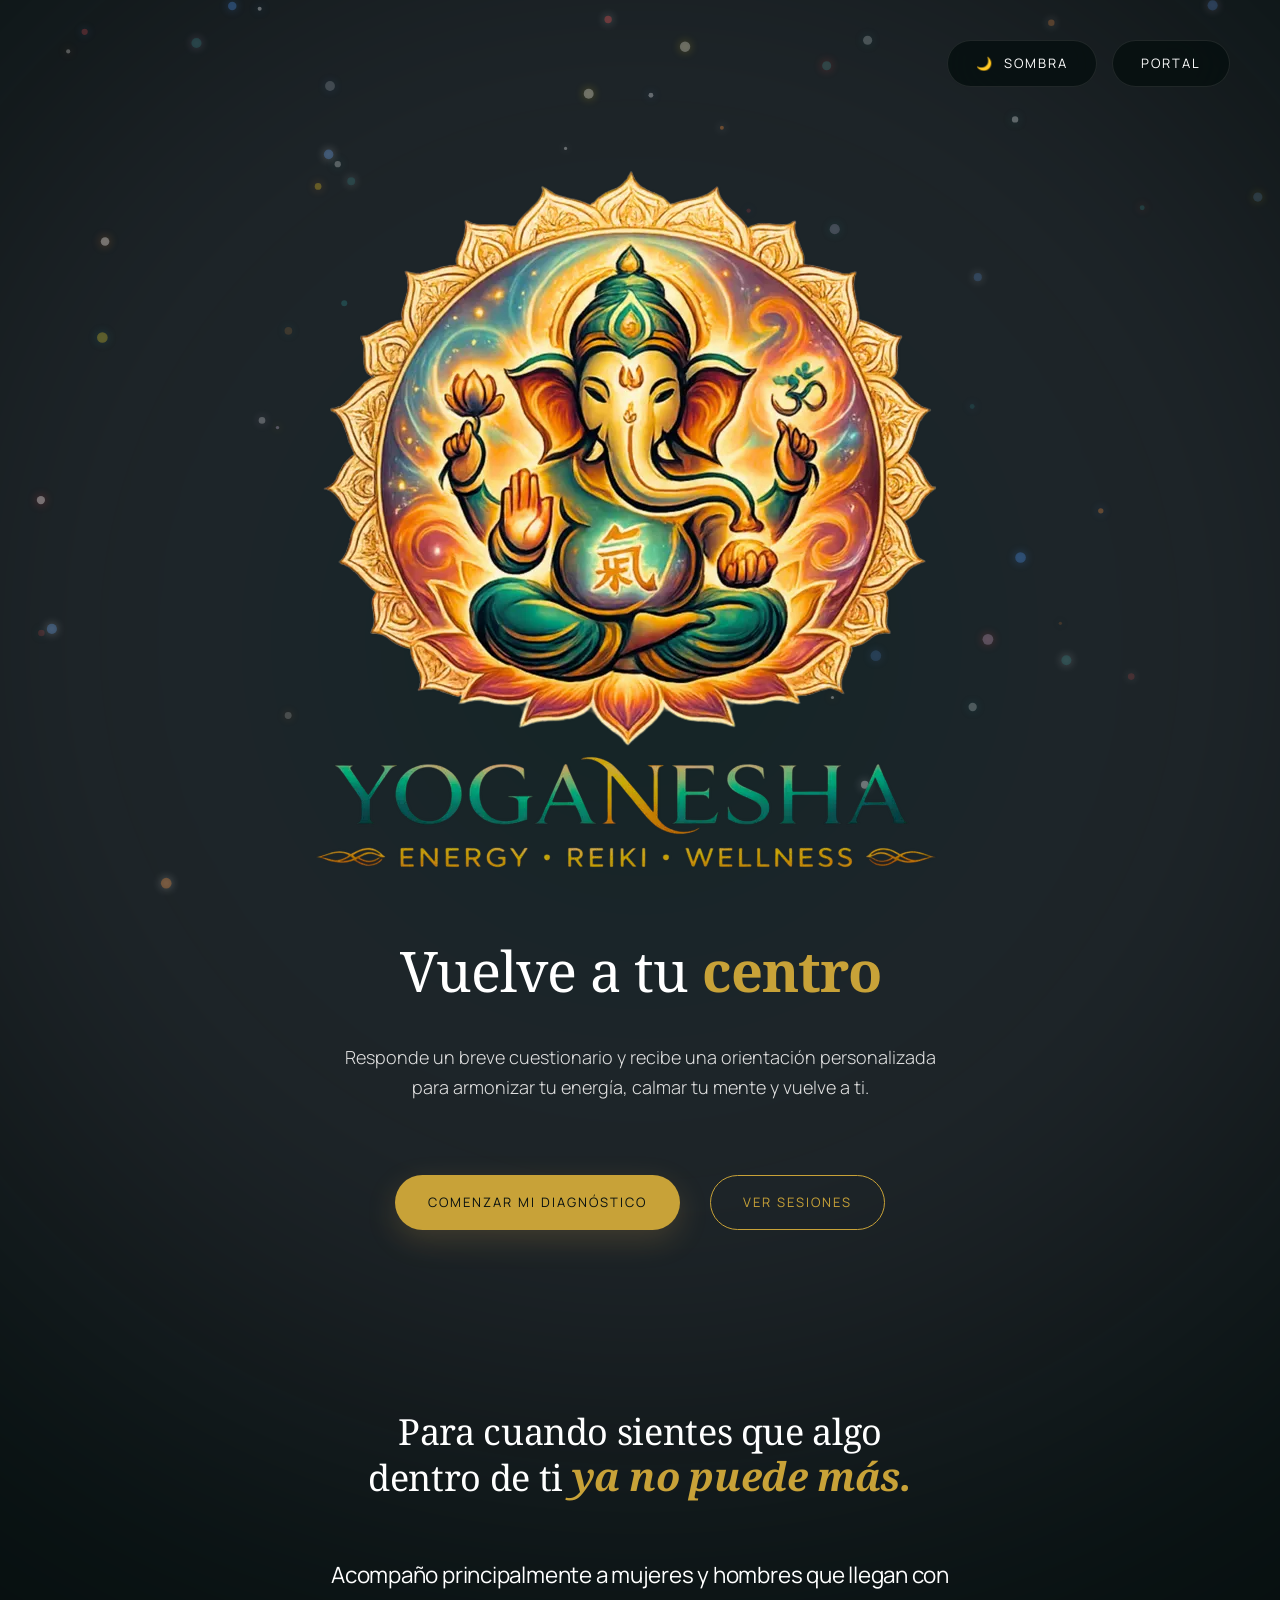
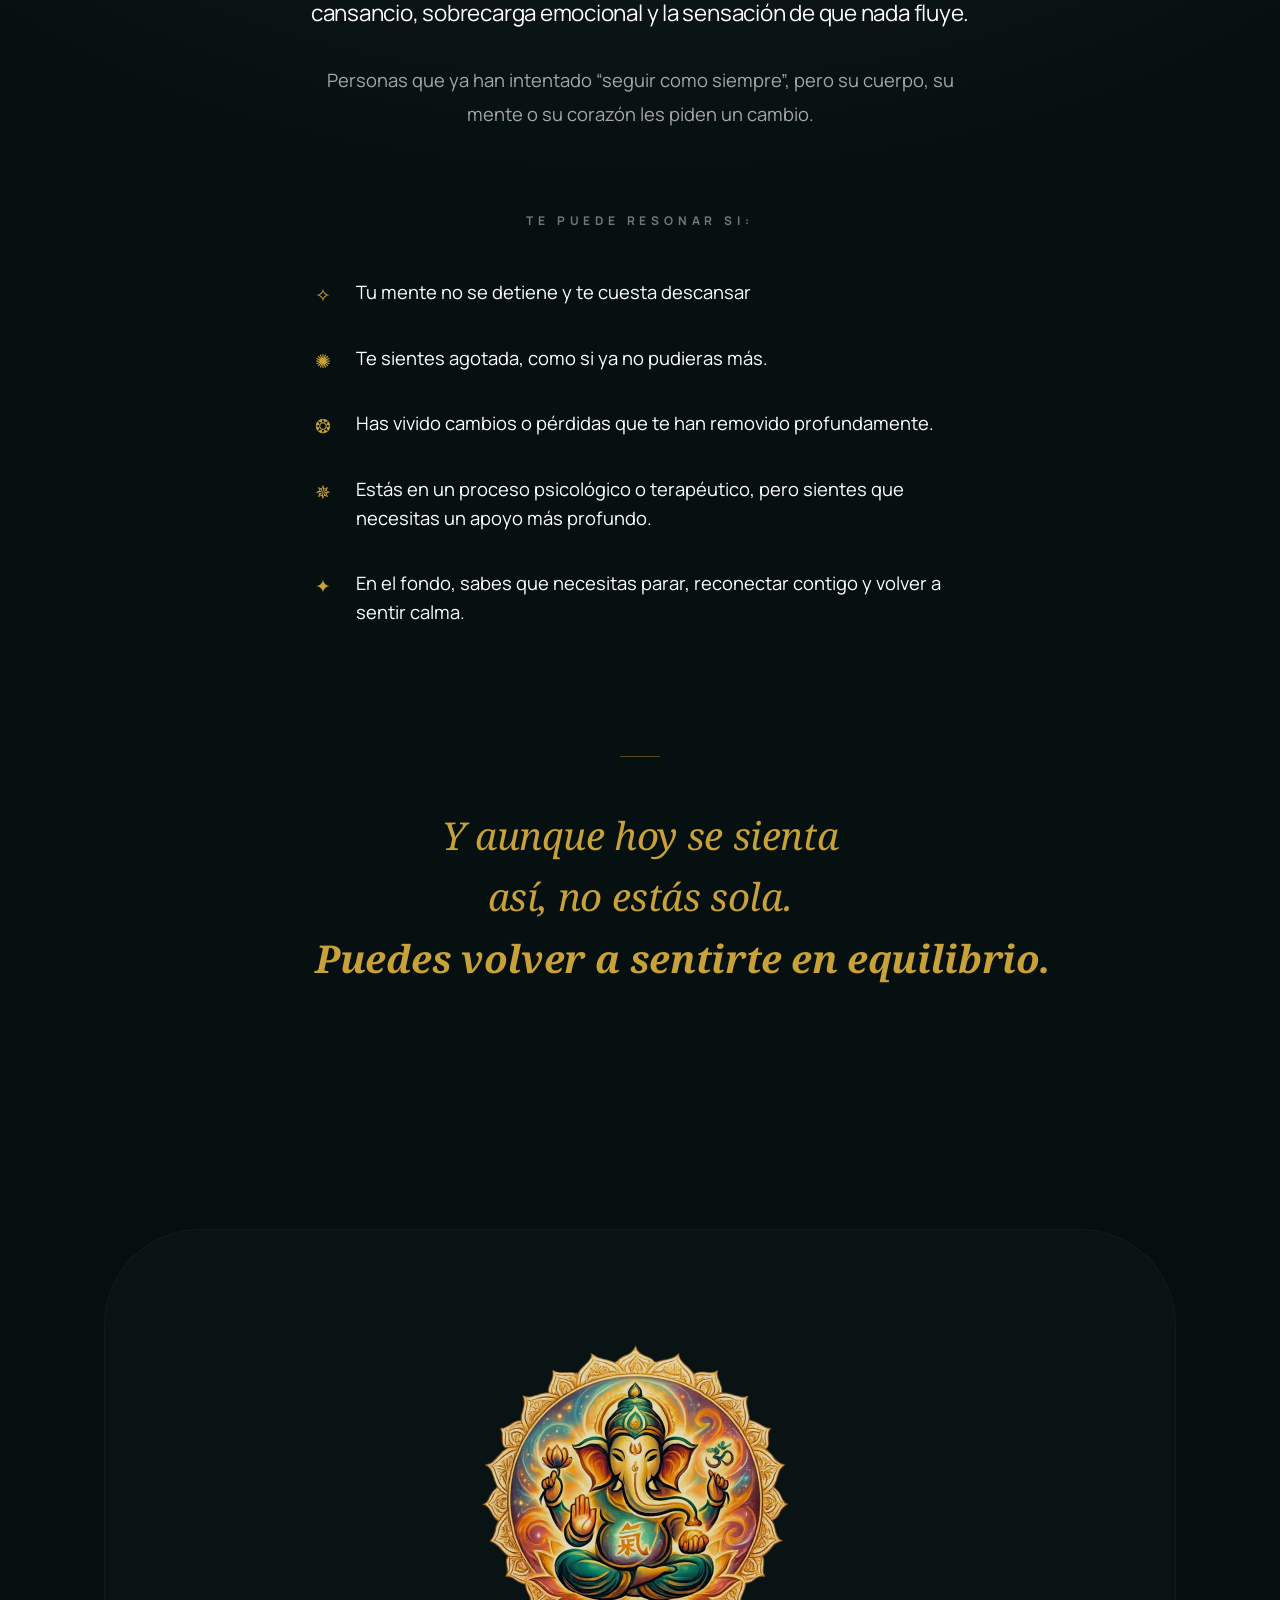
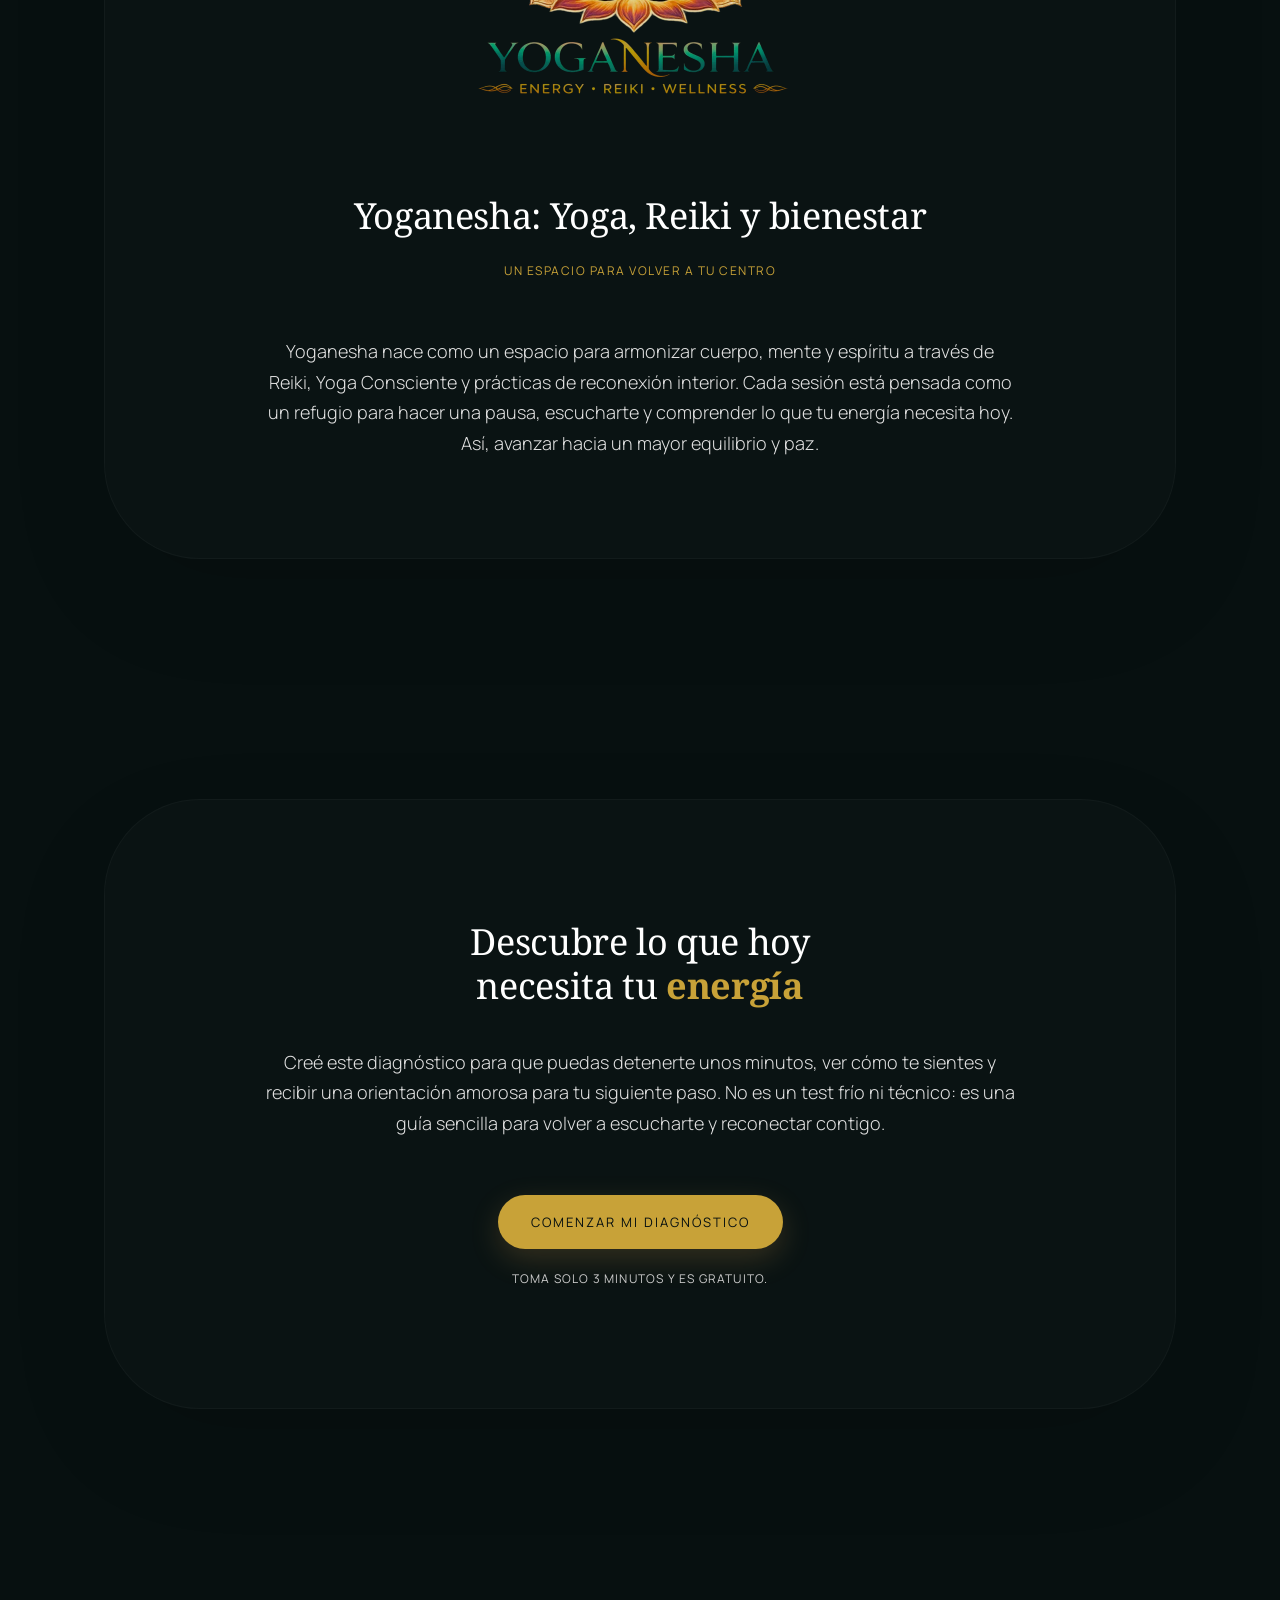
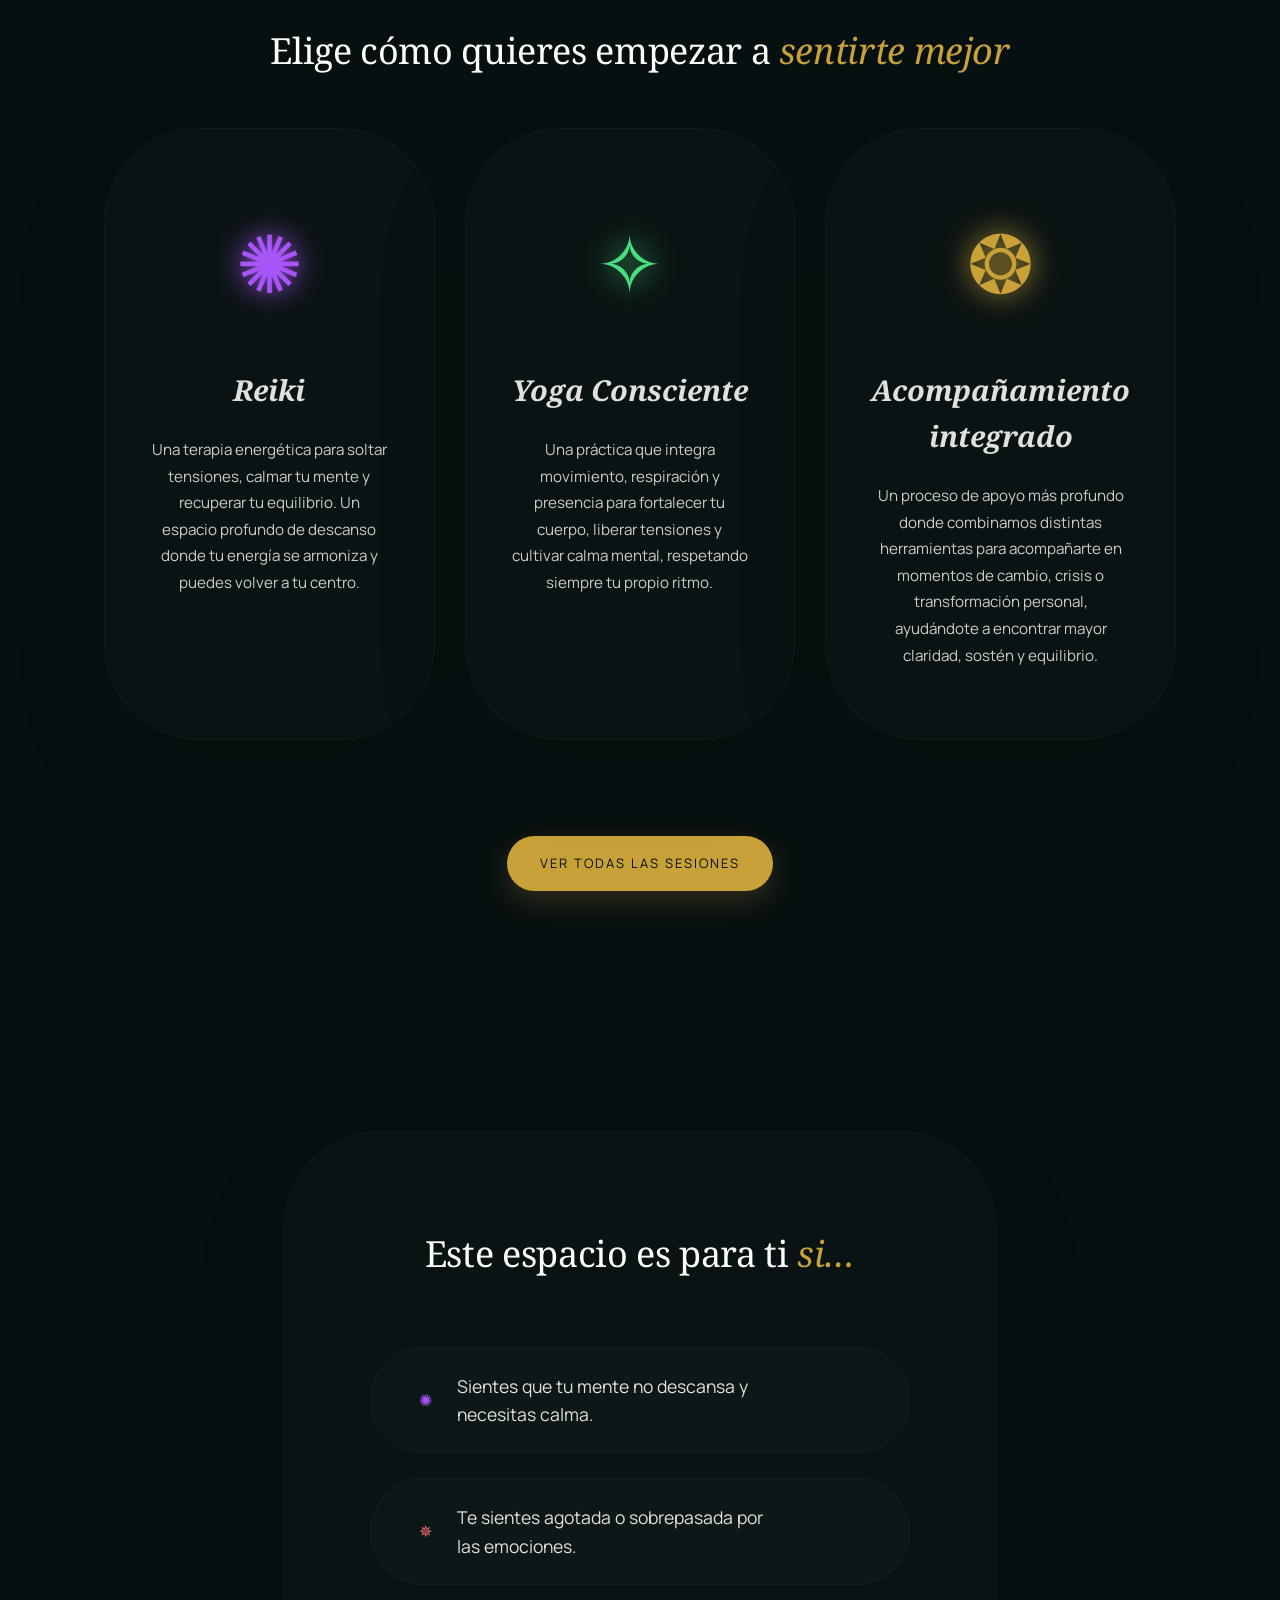
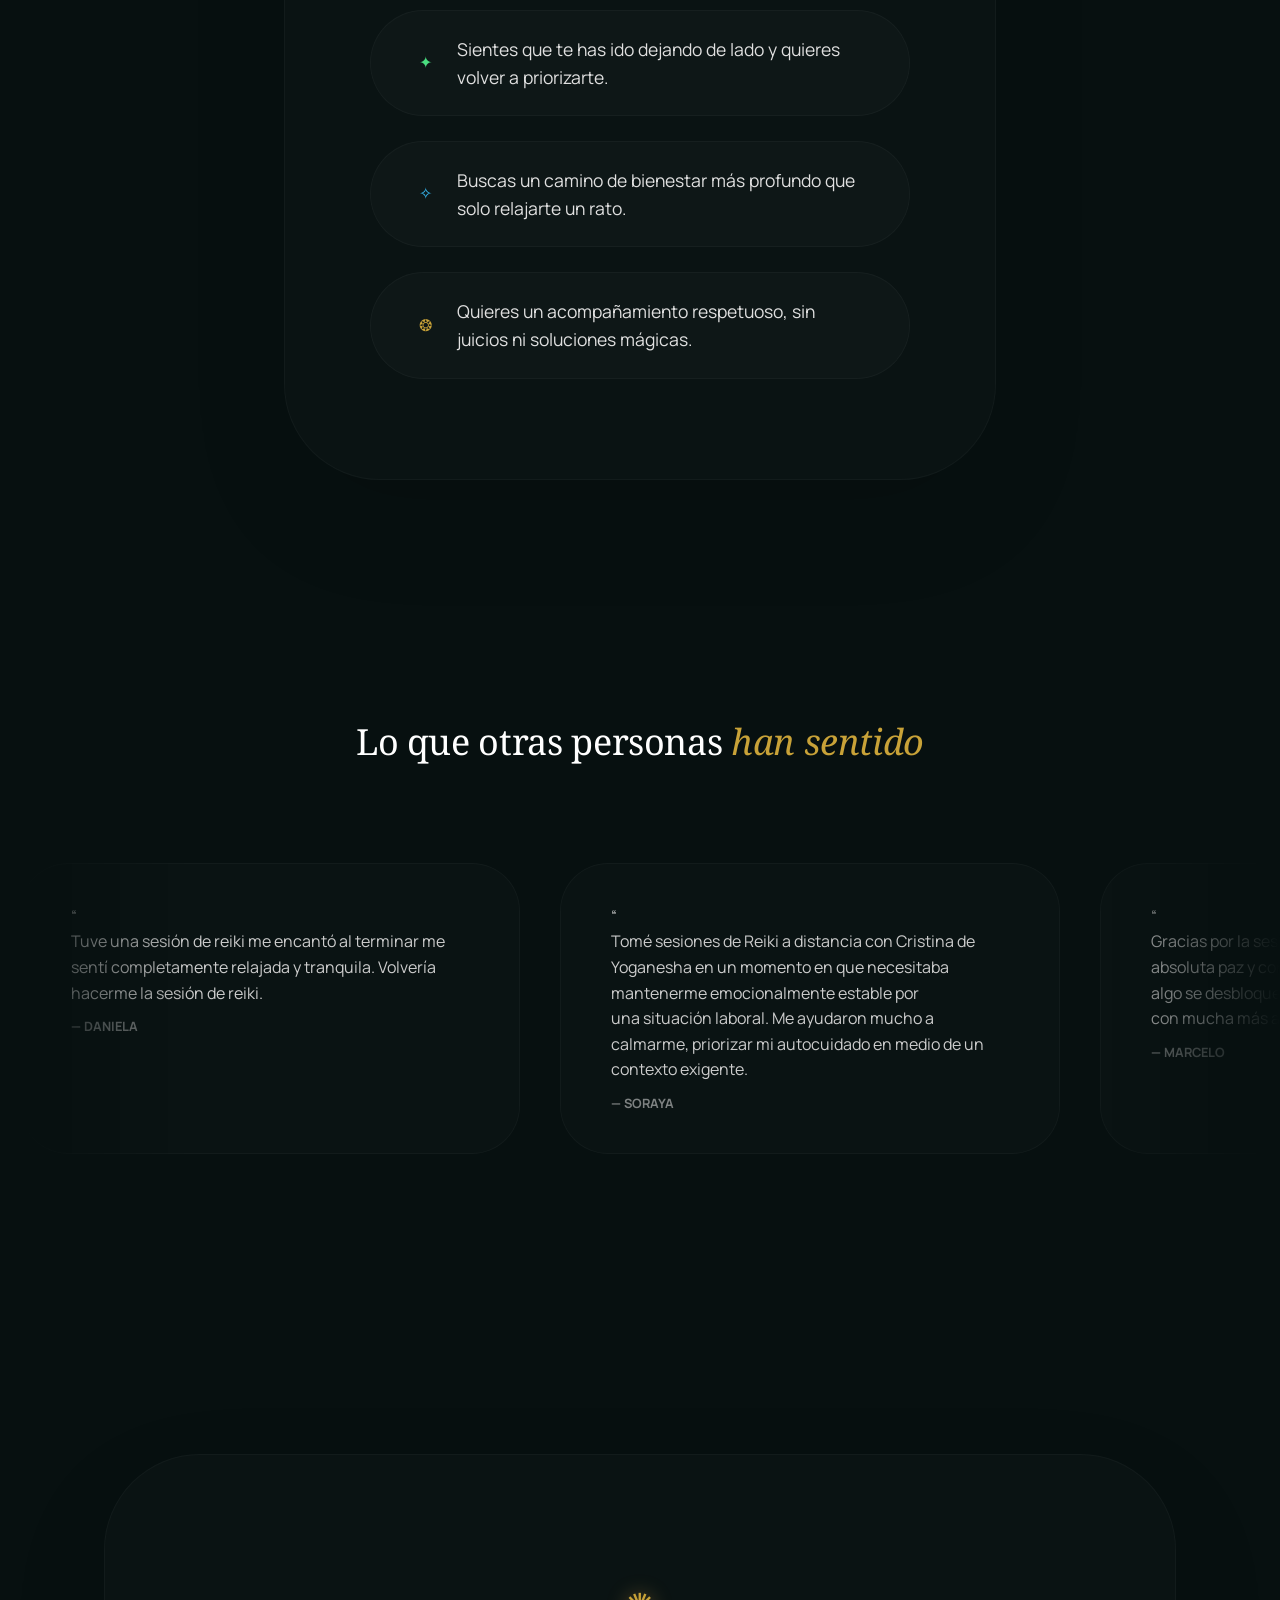
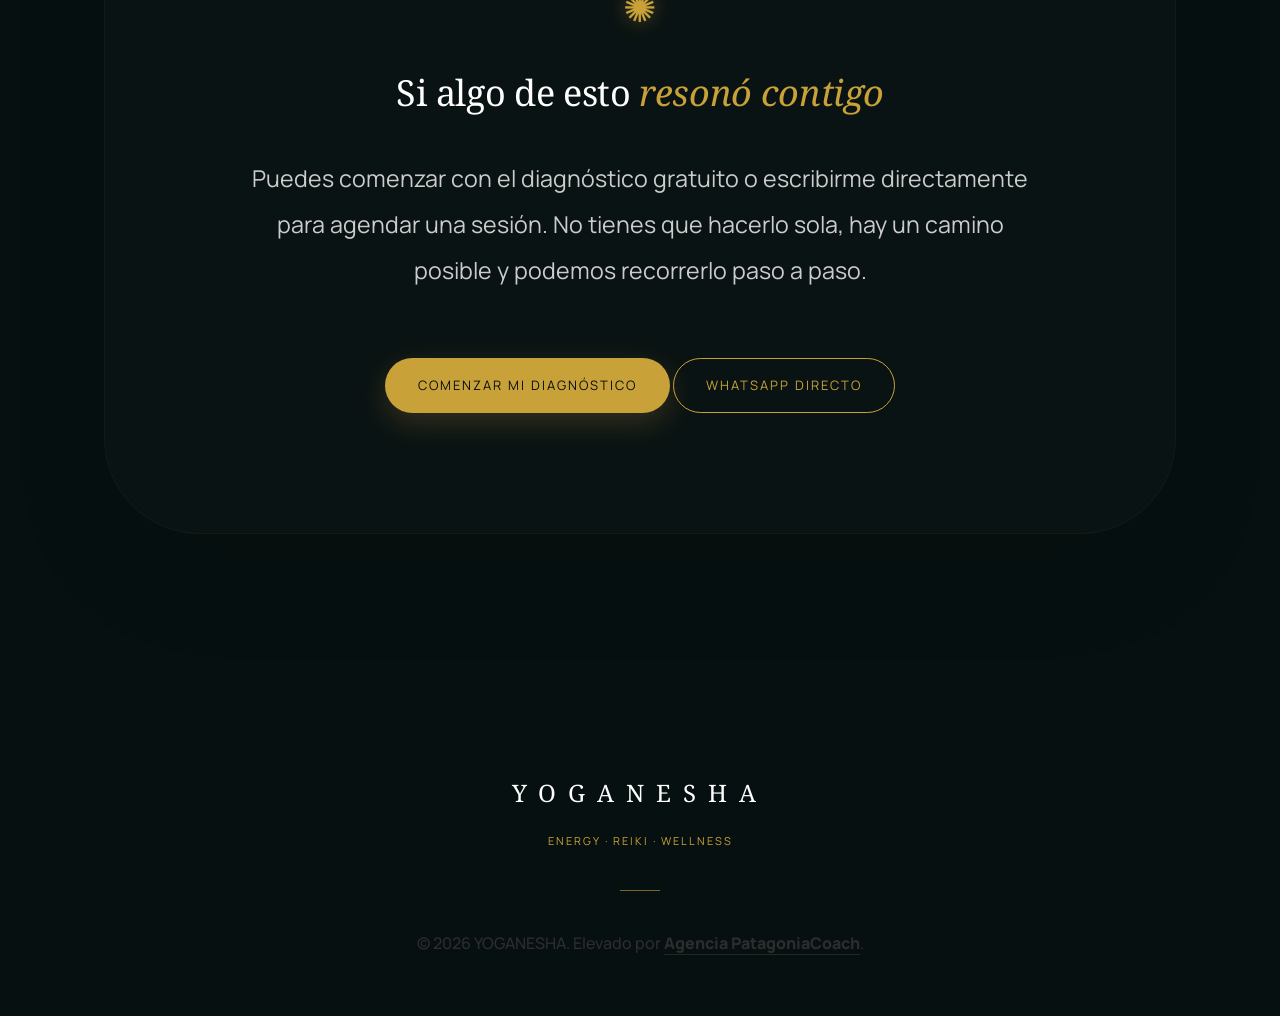
<file: index.html>
<!DOCTYPE html>
<html lang="es">
<head>
    <meta charset="UTF-8">
    <meta name="viewport" content="width=device-width, initial-scale=1.0">
    <title>YOGANESHA | El Viaje de Regreso | Cristina</title>
    <!-- Digital Sanctuary SEO & OpenGraph v62.1 -->
    <meta name="description" content="Inicia tu viaje de regreso al centro con Cristina. Reiki y Yoga consciente en el santuario digital de Yoganesha.">
    <meta property="og:title" content="YOGANESHA ✨ El Viaje de Regreso">
    <meta property="og:description" content="Armoniza tu energía, calma tu mente y vuelve a tu esencia con Cristina.">
    <meta property="og:image" content="assets/logo.webp">
    <meta property="og:type" content="website">
    <meta name="twitter:card" content="summary_large_image">
    
    <link rel="preconnect" href="https://fonts.googleapis.com">
    <link rel="preconnect" href="https://fonts.gstatic.com" crossorigin>
    <link href="https://fonts.googleapis.com/css2?family=Manrope:wght@600;800&family=Noto+Serif:ital,wght@0,400;0,700;1,400&display=swap" rel="stylesheet">
    
    <!-- JSON-LD Wellness Authority -->
    <script>
        // Sanctuary Theme Engine v62.5
        const currentTheme = localStorage.getItem('theme') || 'dark';
        document.documentElement.setAttribute('data-theme', currentTheme);
    </script>
    
    <!-- CACHE BUSTER v66.0 -->
    <link rel="stylesheet" href="style.css?v=107.0">
</head>
<body>
    
    <!-- ☄️ Nebulosas & Partículas (Chakra Convergence Engine) -->
    <div class="aura-nebula" id="dynamic-nebula"></div>
    <canvas id="aura-particles"></canvas>

    <!-- 🏔️ NAVIGATION CONTROLS -->
    <div class="controls-top">
        <div class="theme-switch" id="theme-toggle">
            <span id="theme-icon">🌙</span>
            <span id="theme-label">Sombra</span>
        </div>
        <div class="menu-trigger" id="portal-open">
            <span>Portal</span>
        </div>
    </div>

    <!-- 🔮 THE SANCTUARY PORTAL -->
    <div class="menu-portal" id="sanctuary-portal">
        <div id="portal-close" style="position: absolute; top: 40px; right: 50px; cursor: pointer; font-size: 0.8rem; letter-spacing: 0.3em; color: var(--text-base);">[ REGRESAR AL CENTRO ]</div>
        <div class="portal-links">
            <a href="/">Esencia</a>
            <a href="sobre-mi">Sobre Mí</a>
            <a href="sesiones">Prácticas</a>
            <a href="capsulas">Cápsulas</a>
            <a href="diagnostico">Diagnóstico</a>
        </div>
    </div>

    <main id="main-content">
        <!-- 🕉️ 1. HERO -->
        <section class="hero" id="home">
            <div class="hero-tilt-wrapper">
                <div class="hero-visual reveal">
                    <div class="logo-main-group">
                        <img src="assets/logo.webp?v=2.0" alt="YOGANESHA Sacred Logo" id="main-logo-img">
                    </div>
                </div>
                <div class="hero-content reveal">

                    <h1 id="hero-title">Vuelve a tu <span style="font-weight: 700; color: var(--accent);">centro</span></h1>
                    <p class="hero-subtitle" style="max-width: 600px; margin: 0 auto 3.5rem; font-size: 18px; line-height: 1.7; color: var(--text-body); font-weight: 300;">Responde un breve cuestionario y recibe una orientación personalizada para armonizar tu energía, calmar tu mente y vuelve&nbsp;a&nbsp;ti.</p>
                    <div class="hero-actions">
                        <a href="diagnostico" class="btn-primary">Comenzar mi diagnóstico</a>
                        <a href="sesiones" class="btn-secondary">Ver sesiones</a>
                    </div>
                </div>
            </div>
        </section>

        <!-- 🌊 2. A QUIÉN ACOMPAÑO (Pure Editorial Restoration) -->
        <section class="section who" id="who">
            <div class="container-s reveal">
                <div class="who-restored-content" style="text-align: center;">
                    <h2 class="section-title" style="max-width: 900px; margin: 0 auto 3.5rem;">Para cuando sientes que algo dentro de ti <span style="font-weight: 700; color: var(--accent); font-style: italic; font-size: 1.1em;">ya no puede más.</span></h2>
                    
                    <div class="who-main-paragraphs" style="max-width: 800px; margin: 0 auto 5rem; text-align: center;">
                        <p style="font-size: 1.4rem; line-height: 1.7; color: var(--text-base); margin-bottom: 2rem; font-weight: 400; letter-spacing: -0.01em;">Acompaño principalmente a mujeres y hombres que llegan con cansancio, sobrecarga emocional y la sensación de que nada fluye.</p>
                        <p style="font-size: 1.15rem; line-height: 1.8; color: var(--text-muted); opacity: 0.8; font-weight: 400; max-width: 650px; margin: 0 auto;">Personas que ya han intentado “seguir como siempre”, pero su cuerpo, su mente o su corazón les piden un cambio.</p>
                    </div>

                    <div class="who-resonance-list" style="max-width: 650px; margin: 0 auto; text-align: left;">
                        <h3 style="font-size: 0.75rem; text-transform: uppercase; letter-spacing: 0.4em; margin-bottom: 3rem; text-align: center; opacity: 0.5;">Te puede resonar si:</h3>
                        <div class="pure-list" style="display: flex; flex-direction: column; gap: 35px;">
                            <div class="pure-item reveal" style="display: flex; gap: 25px; align-items: flex-start;">
                                <span style="color: var(--accent); font-size: 1.2rem; transform: translateY(2px);">✧</span>
                                <p style="font-size: 1.15rem; color: var(--text-base);">Tu mente no se detiene y te cuesta descansar</p>
                            </div>
                            <div class="pure-item reveal" style="display: flex; gap: 25px; align-items: flex-start;">
                                <span style="color: var(--accent); font-size: 1.2rem; transform: translateY(2px);">✺</span>
                                <p style="font-size: 1.15rem; color: var(--text-base);">Te sientes agotada, como si ya no pudieras más.</p>
                            </div>
                            <div class="pure-item reveal" style="display: flex; gap: 25px; align-items: flex-start;">
                                <span style="color: var(--accent); font-size: 1.2rem; transform: translateY(2px);">❂</span>
                                <p style="font-size: 1.15rem; color: var(--text-base);">Has vivido cambios o pérdidas que te han removido profundamente.</p>
                            </div>
                            <div class="pure-item reveal" style="display: flex; gap: 25px; align-items: flex-start;">
                                <span style="color: var(--accent); font-size: 1.2rem; transform: translateY(2px);">✵</span>
                                <p style="font-size: 1.15rem; color: var(--text-base);">Estás en un proceso psicológico o terapéutico, pero sientes que necesitas un apoyo más profundo.</p>
                            </div>
                            <div class="pure-item reveal" style="display: flex; gap: 25px; align-items: flex-start;">
                                <span style="color: var(--accent); font-size: 1.2rem; transform: translateY(2px);">✦</span>
                                <p style="font-size: 1.15rem; color: var(--text-base);">En el fondo, sabes que necesitas parar, reconectar contigo y volver a sentir calma.</p>
                            </div>
                        </div>
                        <div class="reveal" style="margin-top: 8rem; text-align: center; max-width: 800px; margin-left: auto; margin-right: auto;">
                            <div style="width: 40px; height: 1px; background: var(--accent); margin: 0 auto 3rem; opacity: 0.4;"></div>
                            <p style="font-size: clamp(1.8rem, 4vw, 2.4rem); font-family: 'Noto Serif'; font-style: italic; color: var(--accent); line-height: 1.6; letter-spacing: -0.01em; text-wrap: balance;">
                                Y aunque hoy se sienta así, no estás sola. <br> <span style="font-weight: 700; white-space: nowrap;">Puedes volver a sentirte en equilibrio.</span>
                            </p>
                        </div>
                    </div>
                </div>
            </div>
        </section>

        <!-- 🧘 3. QUÉ ES YOGANESHA -->
        <section class="section essence" id="what-is">
            <div class="container-m reveal">
                <div class="section-plane essence-plane" style="text-align: center; padding: 100px 10%;">
                    <div class="essence-emblem reveal" style="margin-bottom: 3.5rem;">
                        <img src="assets/logo.webp?v=2.0" alt="YogaGanesha Emblem" style="width: 400px; filter: var(--logo-shadow); opacity: 0.9;">
                    </div>
                    <h2 class="section-title" style="margin-bottom: 1.5rem; max-width: 900px; margin-left: auto; margin-right: auto;">Yoganesha: Yoga, Reiki y bienestar</h2>
                    <p style="font-size: 12px; color: var(--accent); letter-spacing: 1.5px; text-transform: uppercase; margin-bottom: 3.5rem; font-weight: 400;">Un espacio para volver a tu centro</p>
                    <p class="essence-paragraph" style="max-width: 750px; margin: 3rem auto 0; font-size: 18px; line-height: 1.7; color: var(--text-body); font-weight: 300;">
                        Yoganesha nace como un espacio para armonizar cuerpo, mente y espíritu a través de Reiki, Yoga Consciente y prácticas de reconexión interior. Cada sesión está pensada como un refugio para hacer una pausa, escucharte y comprender lo que tu energía necesita hoy. Así, avanzar hacia un mayor equilibrio y paz.
                    </p>
                </div>
            </div>
        </section>

        <!-- 🔮 4. DIAGNÓSTICO DESTACADO -->
        <section class="section diag" id="diag">
            <div class="container-m reveal">
                <div class="section-plane diag-plane" style="text-align: center; padding: 120px 10%;">
                    <h2 class="section-title">Descubre lo que hoy <br> necesita tu <span style="font-weight: 700; color: var(--accent);">energía</span></h2>
                    <p style="max-width: 750px; margin: 0 auto 3.5rem; font-size: 18px; line-height: 1.7; color: var(--text-body); font-weight: 300;">
                        Creé este diagnóstico para que puedas detenerte unos minutos, ver cómo te sientes y recibir una orientación amorosa para tu siguiente paso. No es un test frío ni técnico: es una guía sencilla para volver a escucharte y reconectar contigo.
                    </p>
                    <div class="diag-actions">
                        <a href="diagnostico" class="btn-primary" style="margin-bottom: 1.2rem;">Comenzar mi diagnóstico</a>
                        <p style="font-size: 0.75rem; color: var(--text-muted); letter-spacing: 0.1em; text-transform: uppercase;">Toma solo 3 minutos y es gratuito.</p>
                    </div>
                </div>
            </div>
        </section>

        <!-- 🧘 5. PRÁCTICAS QUE OFREZCO (Radiant Trinity Grid - v62.1) -->
        <section class="section practices" id="what" style="padding-top: 100px;">
            <div class="container-m reveal">
                <h2 class="section-title">Elige cómo quieres empezar a <span class="accent-text">sentirte mejor</span></h2>
                <div class="practices-grid">
                    <div class="section-plane practice-card">
                        <span class="p-icon" style="color: #A855F7;">✺</span>
                        <h3 style="font-family: 'Noto Serif'; font-size: 1.8rem; margin-bottom: 1.5rem; font-style: italic;">Reiki</h3>
                        <p style="font-size: 0.95rem; line-height: 1.75; color: var(--text-muted); text-align: center;">
                            Una terapia energética para soltar tensiones, calmar tu mente y recuperar tu equilibrio. Un espacio profundo de descanso donde tu energía se armoniza y puedes volver a tu centro.
                        </p>
                    </div>
                    <div class="section-plane practice-card">
                        <span class="p-icon" style="color: #4ADE80;">✧</span>
                        <h3 style="font-family: 'Noto Serif'; font-size: 1.8rem; margin-bottom: 1.5rem; font-style: italic;">Yoga Consciente</h3>
                        <p style="font-size: 0.95rem; line-height: 1.75; color: var(--text-muted); text-align: center;">
                            Una práctica que integra movimiento, respiración y presencia para fortalecer tu cuerpo, liberar tensiones y cultivar calma mental, respetando siempre tu propio ritmo.
                        </p>
                    </div>
                    <div class="section-plane practice-card">
                        <span class="p-icon" style="color: var(--accent);">❂</span>
                        <h3 style="font-family: 'Noto Serif'; font-size: 1.8rem; margin-bottom: 1.5rem; font-style: italic;">Acompañamiento integrado</h3>
                        <p style="font-size: 0.95rem; line-height: 1.75; color: var(--text-muted); text-align: center;">
                            Un proceso de apoyo más profundo donde combinamos distintas herramientas para acompañarte en momentos de cambio, crisis o transformación personal, ayudándote a encontrar mayor claridad, sostén y equilibrio.
                        </p>
                    </div>
                </div>
                <div style="text-align: center; margin-top: 6rem;">
                    <a href="#" class="btn-primary">Ver todas las sesiones</a>
                </div>
            </div>
        </section>

        <!-- 🫂 6. PARA QUIÉN ES ESTE ESPACIO -->
        <section class="section for-you" id="for-you">
            <div class="container-s reveal">
                <div class="section-plane for-you-plane" style="padding: 100px 12%; text-align: center;">
                    <h2 class="section-title">Este espacio es para ti <span class="accent-text">si…</span></h2>
                    <div class="for-you-list" style="margin-top: 4.5rem; display: flex; flex-direction: column; gap: 25px;">
                        <div class="res-card reveal" style="transition-delay: 0.1s; border-radius: 500px; padding: 1.5rem 3rem;">
                            <span class="res-icon" style="color: #A855F7;">✺</span>
                            <p style="font-size: 1.1rem; text-align: left;">Sientes que tu mente no descansa y necesitas calma.</p>
                        </div>
                        <div class="res-card reveal" style="transition-delay: 0.3s; border-radius: 500px; padding: 1.5rem 3rem;">
                            <span class="res-icon" style="color: #F87171;">✵</span>
                            <p style="font-size: 1.1rem; text-align: left;">Te sientes agotada o sobrepasada por las emociones.</p>
                        </div>
                        <div class="res-card reveal" style="transition-delay: 0.5s; border-radius: 500px; padding: 1.5rem 3rem;">
                            <span class="res-icon" style="color: #4ADE80;">✦</span>
                            <p style="font-size: 1.1rem; text-align: left;">Sientes que te has ido dejando de lado y quieres volver a priorizarte.</p>
                        </div>
                        <div class="res-card reveal" style="transition-delay: 0.7s; border-radius: 500px; padding: 1.5rem 3rem;">
                            <span class="res-icon" style="color: #38BDF8;">✧</span>
                            <p style="font-size: 1.1rem; text-align: left;">Buscas un camino de bienestar más profundo que solo relajarte un rato.</p>
                        </div>
                        <div class="res-card reveal" style="transition-delay: 0.9s; border-radius: 500px; padding: 1.5rem 3rem;">
                            <span class="res-icon" style="color: var(--accent);">❂</span>
                            <p style="font-size: 1.1rem; text-align: left;">Quieres un acompañamiento respetuoso, sin juicios ni soluciones mágicas.</p>
                        </div>
                    </div>
                </div>
            </div>
        </section>

        <!-- 🌊 7. TESTIMONIOS -->
        <section class="section testimonials" id="testimonials">
            <div class="reveal">
                <h2 class="section-title">Lo que otras personas <span class="accent-text">han sentido</span></h2>
            </div>
            <div class="marquee-wrapper">
                <div class="marquee-track">
                    <div class="testimonial-card"><span class="quote-mark">“</span><p>Tuve una sesión de reiki me encantó al terminar me sentí completamente relajada y tranquila. Volvería hacerme la sesión de reiki. <br><strong style="opacity: 0.6; font-size: 0.8rem; margin-top: 10px; display: block;">— DANIELA</strong></p></div>
                    <div class="testimonial-card"><span class="quote-mark">“</span><p>Tomé sesiones de Reiki a distancia con Cristina de Yoganesha en un momento en que necesitaba mantenerme emocionalmente estable por una situación laboral. Me ayudaron mucho a calmarme, priorizar mi autocuidado en medio de un contexto exigente. <br><strong style="opacity: 0.6; font-size: 0.8rem; margin-top: 10px; display: block;">— SORAYA</strong></p></div>
                    <div class="testimonial-card"><span class="quote-mark">“</span><p>Gracias por la sesión de Reiki de hoy. Me siento en absoluta paz y con una energía renovada. Siento que algo se desbloqueó en mi interior y ahora todo fluye con mucha más armonía. <br><strong style="opacity: 0.6; font-size: 0.8rem; margin-top: 10px; display: block;">— MARCELO</strong></p></div>
                    <!-- Duplicados necesarios para bucle infinito -->
                    <div class="testimonial-card"><span class="quote-mark">“</span><p>Tuve una sesión de reiki me encantó al terminar me sentí completamente relajada y tranquila. Volvería hacerme la sesión de reiki. <br><strong style="opacity: 0.6; font-size: 0.8rem; margin-top: 10px; display: block;">— DANIELA</strong></p></div>
                    <div class="testimonial-card"><span class="quote-mark">“</span><p>Tomé sesiones de Reiki a distancia con Cristina de Yoganesha en un momento en que necesitaba mantenerme emocionalmente estable por una situación laboral. Me ayudaron mucho a calmarme, priorizar mi autocuidado en medio de un contexto exigente. <br><strong style="opacity: 0.6; font-size: 0.8rem; margin-top: 10px; display: block;">— SORAYA</strong></p></div>
                    <div class="testimonial-card"><span class="quote-mark">“</span><p>Gracias por la sesión de Reiki de hoy. Me siento en absoluta paz y con una energía renovada. Siento que algo se desbloqueó en mi interior y ahora todo fluye con mucha más armonía. <br><strong style="opacity: 0.6; font-size: 0.8rem; margin-top: 10px; display: block;">— MARCELO</strong></p></div>
                </div>
            </div>
        </section>

        <!-- ⚜️ 8. LLAMADO FINAL -->
        <section class="section final-call" id="reserve">
            <div class="container-m reveal">
                <div class="section-plane altar-plane" style="text-align: center; padding: 120px 10%;">
                    <span style="font-size: 2.5rem; display: block; margin-bottom: 2rem; color: var(--accent); text-shadow: 0 0 20px rgba(215, 162, 74, 0.4);">✺</span>
                    <h2 class="section-title">Si algo de esto <span class="accent-text">resonó contigo</span></h2>
                    <p style="max-width: 800px; margin: 0 auto 4rem; font-size: 1.45rem; line-height: 2; color: var(--text-muted);">
                        Puedes comenzar con el diagnóstico gratuito o escribirme directamente para agendar una sesión. No tienes que hacerlo sola, hay un camino posible y podemos recorrerlo paso a paso.
                    </p>
                    <div class="final-actions">
                        <a href="diagnostico" class="btn-primary">Comenzar mi diagnóstico</a>
                        <a href="https://wa.me/56985966922" class="btn-whatsapp">WhatsApp Directo</a>
                    </div>
                </div>
            </div>
        </section>

    </main>

    <!-- 🌌 MINIMALIST FOOTER RESTORED -->
    <footer style="padding: 120px 5% 60px; text-align: center; position: relative; z-index: 10; display: flex; flex-direction: column; align-items: center; gap: 16px;">
        <div style="font-family: 'Noto Serif'; font-size: 24px; letter-spacing: 12px; color: var(--text-base); margin-bottom: 4px; text-transform: uppercase;">Yoganesha</div>
        <p style="color: var(--accent); letter-spacing: 2px; font-weight: 400; text-transform: uppercase; font-size: 11px;">Energy · Reiki · Wellness</p>
        <div style="width: 40px; height: 1px; background: var(--accent); margin: 24px auto; opacity: 0.6;"></div>
        <p class="footer-copyright">© 2026 YOGANESHA. Elevado por <a href="https://agenciapatagoniacoach.cl" style="color: inherit; text-decoration: none; font-weight: 800; border-bottom: 1px solid rgba(255,255,255,0.1); transition: 0.3s var(--transition);">Agencia PatagoniaCoach</a>.</p>
    </footer>

    <!-- CACHE BUSTER v63.0 -->
    <script src="main.js?v=102.0"></script>
</body>
</html>
</file>
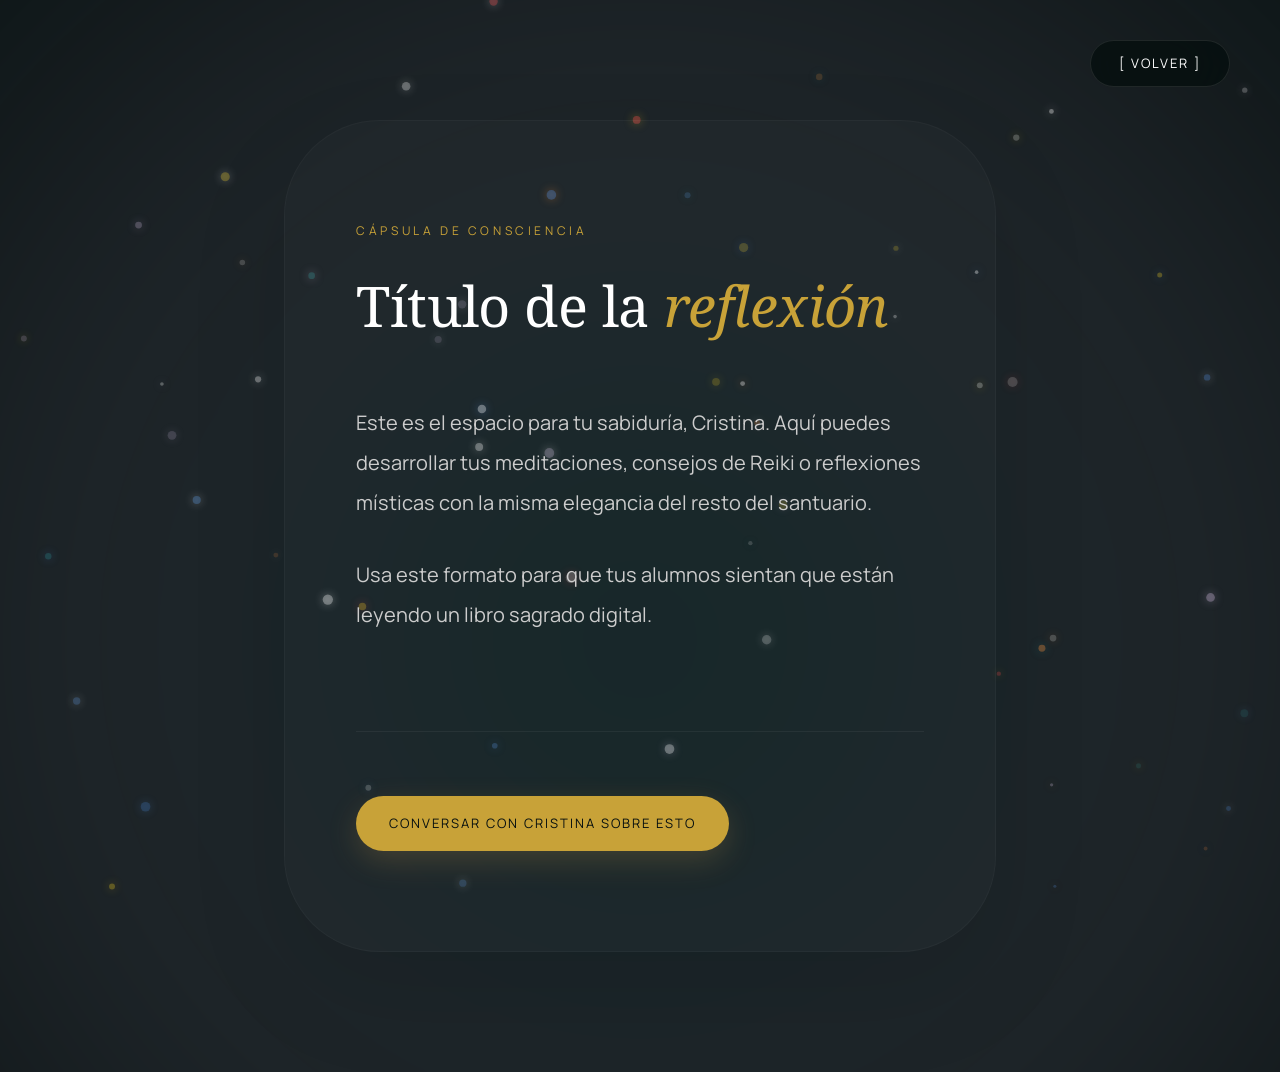
<file: capsula-detalle.html>
<!DOCTYPE html>
<html lang="es">
<head>
    <meta charset="UTF-8">
    <meta name="viewport" content="width=device-width, initial-scale=1.0">
    <title>Cápsula de Consciencia | Detalle | YOGANESHA</title>
    <link rel="stylesheet" href="style.css?v=102.0">
    <link href="https://fonts.googleapis.com/css2?family=Manrope:wght@600;800&family=Noto+Serif:ital,wght@0,400;0,700;1,400&display=swap" rel="stylesheet">
</head>
<body>
    <div class="aura-nebula"></div>
    <canvas id="aura-particles"></canvas>
    <div class="controls-top">
        <a href="capsulas" class="menu-trigger" style="text-decoration: none;"><span>[ Volver ]</span></a>
    </div>

    <main class="section" style="padding-top: 120px;">
        <article class="container-s reveal active" style="opacity: 1; filter: blur(0); transform: translateY(0);">
            <div class="section-plane" style="padding: 100px 10%;">
                <span style="color: var(--accent); font-size: 0.75rem; text-transform: uppercase; letter-spacing: 0.3em; display: block; margin-bottom: 2rem;">Cápsula de Consciencia</span>
                <h1 class="section-title" style="text-align: left; font-size: 3.5rem;">Título de la <span class="accent-text">reflexión</span></h1>
                
                <div style="margin-top: 4rem; text-align: left; font-size: 1.25rem; line-height: 2; color: var(--text-muted);">
                    <p style="margin-bottom: 2rem;">Este es el espacio para tu sabiduría, Cristina. Aquí puedes desarrollar tus meditaciones, consejos de Reiki o reflexiones místicas con la misma elegancia del resto del santuario.</p>
                    <p>Usa este formato para que tus alumnos sientan que están leyendo un libro sagrado digital.</p>
                </div>

                <div style="margin-top: 6rem; border-top: 1px solid rgba(255,255,255,0.05); padding-top: 4rem;">
                    <a href="https://wa.me/56985966922" class="btn-primary">Conversar con Cristina sobre esto</a>
                </div>
            </div>
        </article>
    </main>

    <script src="main.js?v=102.0"></script>
</body>
</html>
</file>
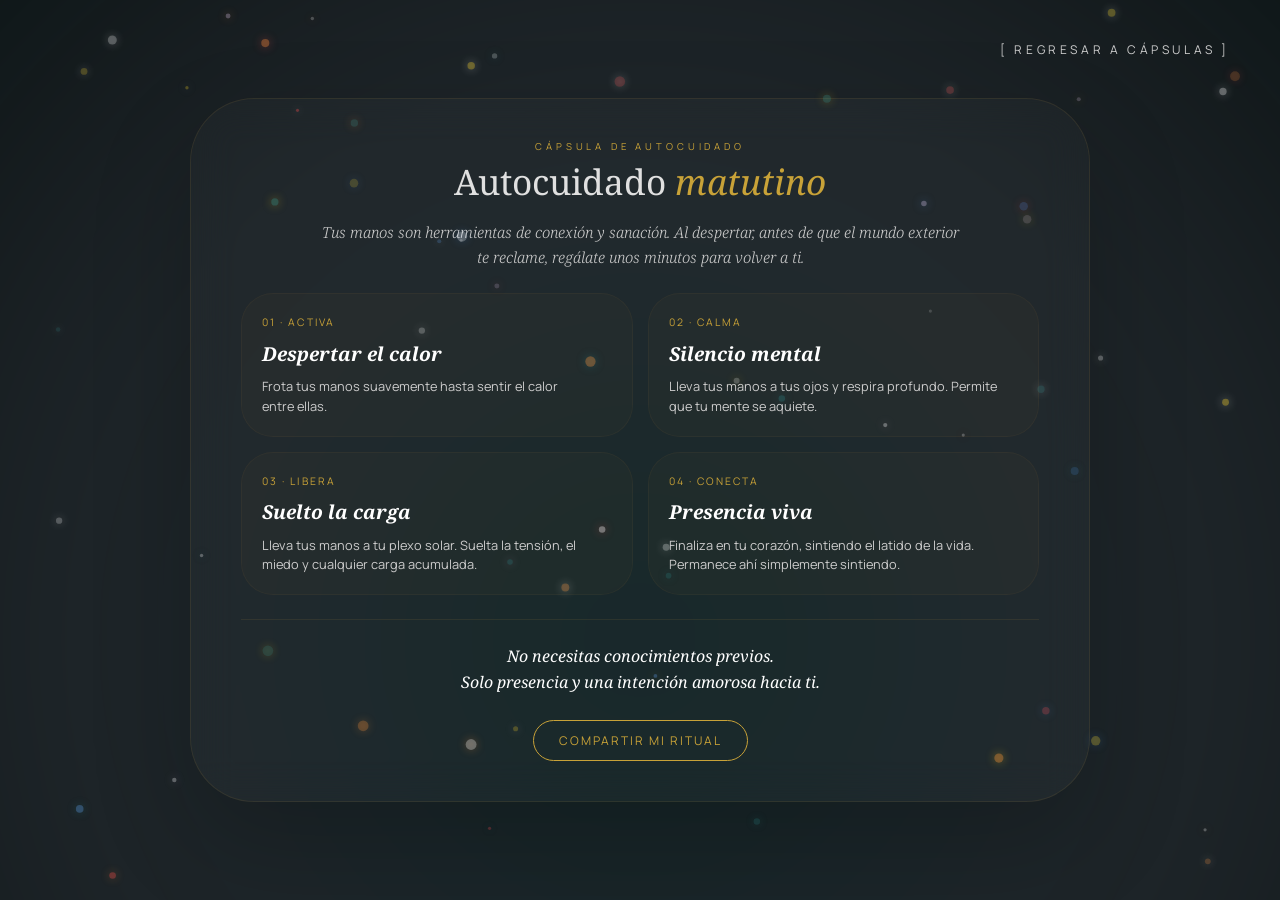
<file: capsula-reiki.html>
<!DOCTYPE html>
<html lang="es">
<head>
    <meta charset="UTF-8">
    <meta name="viewport" content="width=device-width, initial-scale=1.0">
    <title>Autocuidado Energético Matutino | Cápsulas Yoganesha</title>
    <link rel="preconnect" href="https://fonts.googleapis.com">
    <link rel="preconnect" href="https://fonts.gstatic.com" crossorigin>
    <link href="https://fonts.googleapis.com/css2?family=Manrope:wght@300;600;800&family=Noto+Serif:ital,wght@0,400;0,700;1,400&display=swap" rel="stylesheet">
    <link rel="stylesheet" href="style.css?v=107.0">
    <style>
        body, html {
            height: 100%;
            margin: 0;
            overflow: hidden;
        }
        .main-wrapper {
            height: 100vh;
            display: flex;
            justify-content: center;
            align-items: center;
            padding: 20px;
            box-sizing: border-box;
        }
        .capsule-card-master {
            background: rgba(255, 255, 255, 0.02);
            backdrop-filter: blur(20px);
            border: 1px solid rgba(215, 162, 74, 0.1);
            border-radius: 4rem;
            max-width: 900px;
            width: 100%;
            padding: 40px 50px;
            text-align: center;
            box-shadow: 0 40px 100px rgba(0,0,0,0.2);
            position: relative;
            z-index: 10;
        }
        
        .ritual-grid {
            display: grid;
            grid-template-columns: repeat(2, 1fr);
            gap: 15px;
            width: 100%;
            margin: 1.5rem 0;
        }
        .ritual-step {
            padding: 20px;
            background: rgba(215, 162, 74, 0.03);
            border: 1px solid rgba(215, 162, 74, 0.05);
            border-radius: 2rem;
            text-align: left;
        }
        .step-tag {
            color: var(--accent);
            font-size: 0.65rem;
            letter-spacing: 0.2em;
            text-transform: uppercase;
            margin-bottom: 0.5rem;
            display: block;
        }
        .step-title {
            font-family: 'Noto Serif';
            font-size: 1.2rem;
            margin-bottom: 0.5rem;
            font-style: italic;
            color: var(--text-base);
        }
        .step-desc {
            font-size: 0.8rem;
            line-height: 1.5;
            color: var(--text-muted);
        }
        .final-intention {
            border-top: 1px solid rgba(215, 162, 74, 0.1);
            padding-top: 1.5rem;
            margin-top: 1rem;
            font-family: 'Noto Serif';
            font-style: italic;
            font-size: 1rem;
            color: var(--text-base);
        }
    </style>
</head>
<body>
    
    <div class="aura-nebula"></div>
    <canvas id="aura-particles"></canvas>

    <div class="controls-top">
        <a href="capsulas" style="text-decoration: none; color: var(--text-muted); font-size: 0.75rem; letter-spacing: 0.3em; text-transform: uppercase;">[ Regresar a Cápsulas ]</a>
    </div>

    <div class="main-wrapper">
        <main class="capsule-card-master reveal">
            
            <header>
                <span style="color: var(--accent); letter-spacing: 0.4em; text-transform: uppercase; font-size: 0.6rem; display: block; margin-bottom: 0.5rem;">Cápsula de Autocuidado</span>
                <h1 style="font-family: 'Noto Serif'; font-size: 2.2rem; line-height: 1.1; margin-bottom: 1.2rem; font-weight: 400;">
                    Autocuidado <span style="font-style: italic; color: var(--accent);">matutino</span>
                </h1>
                <p style="font-size: 0.95rem; line-height: 1.6; color: var(--text-muted); font-weight: 300; max-width: 650px; margin: 0 auto; font-family: 'Noto Serif'; font-style: italic;">
                    Tus manos son herramientas de conexión y sanación. Al despertar, antes de que el mundo exterior te reclame, regálate unos minutos para volver a ti.
                </p>
            </header>

            <div class="ritual-grid">
                <!-- PASO 1 -->
                <div class="ritual-step reveal">
                    <span class="step-tag">01 · Activa</span>
                    <h3 class="step-title">Despertar el calor</h3>
                    <p class="step-desc">Frota tus manos suavemente hasta sentir el calor entre ellas.</p>
                </div>
                <!-- PASO 2 -->
                <div class="ritual-step reveal" style="transition-delay: 0.1s;">
                    <span class="step-tag">02 · Calma</span>
                    <h3 class="step-title">Silencio mental</h3>
                    <p class="step-desc">Lleva tus manos a tus ojos y respira profundo. Permite que tu mente se aquiete.</p>
                </div>
                <!-- PASO 3 -->
                <div class="ritual-step reveal" style="transition-delay: 0.2s;">
                    <span class="step-tag">03 · Libera</span>
                    <h3 class="step-title">Suelto la carga</h3>
                    <p class="step-desc">Lleva tus manos a tu plexo solar. Suelta la tensión, el miedo y cualquier carga acumulada.</p>
                </div>
                <!-- PASO 4 -->
                <div class="ritual-step reveal" style="transition-delay: 0.3s;">
                    <span class="step-tag">04 · Conecta</span>
                    <h3 class="step-title">Presencia viva</h3>
                    <p class="step-desc">Finaliza en tu corazón, sintiendo el latido de la vida. Permanece ahí simplemente sintiendo.</p>
                </div>
            </div>

            <div class="final-intention reveal">
                No necesitas conocimientos previos. <br>
                Solo presencia y una intención amorosa hacia ti.
            </div>

            <footer style="margin-top: 1.5rem;">
                <a href="https://wa.me/56985966922" class="btn-whatsapp" style="padding: 10px 25px; font-size: 0.75rem;">Compartir mi ritual</a>
            </footer>

        </main>
    </div>

    <script src="main.js?v=107.0"></script>
</body>
</html>
</file>
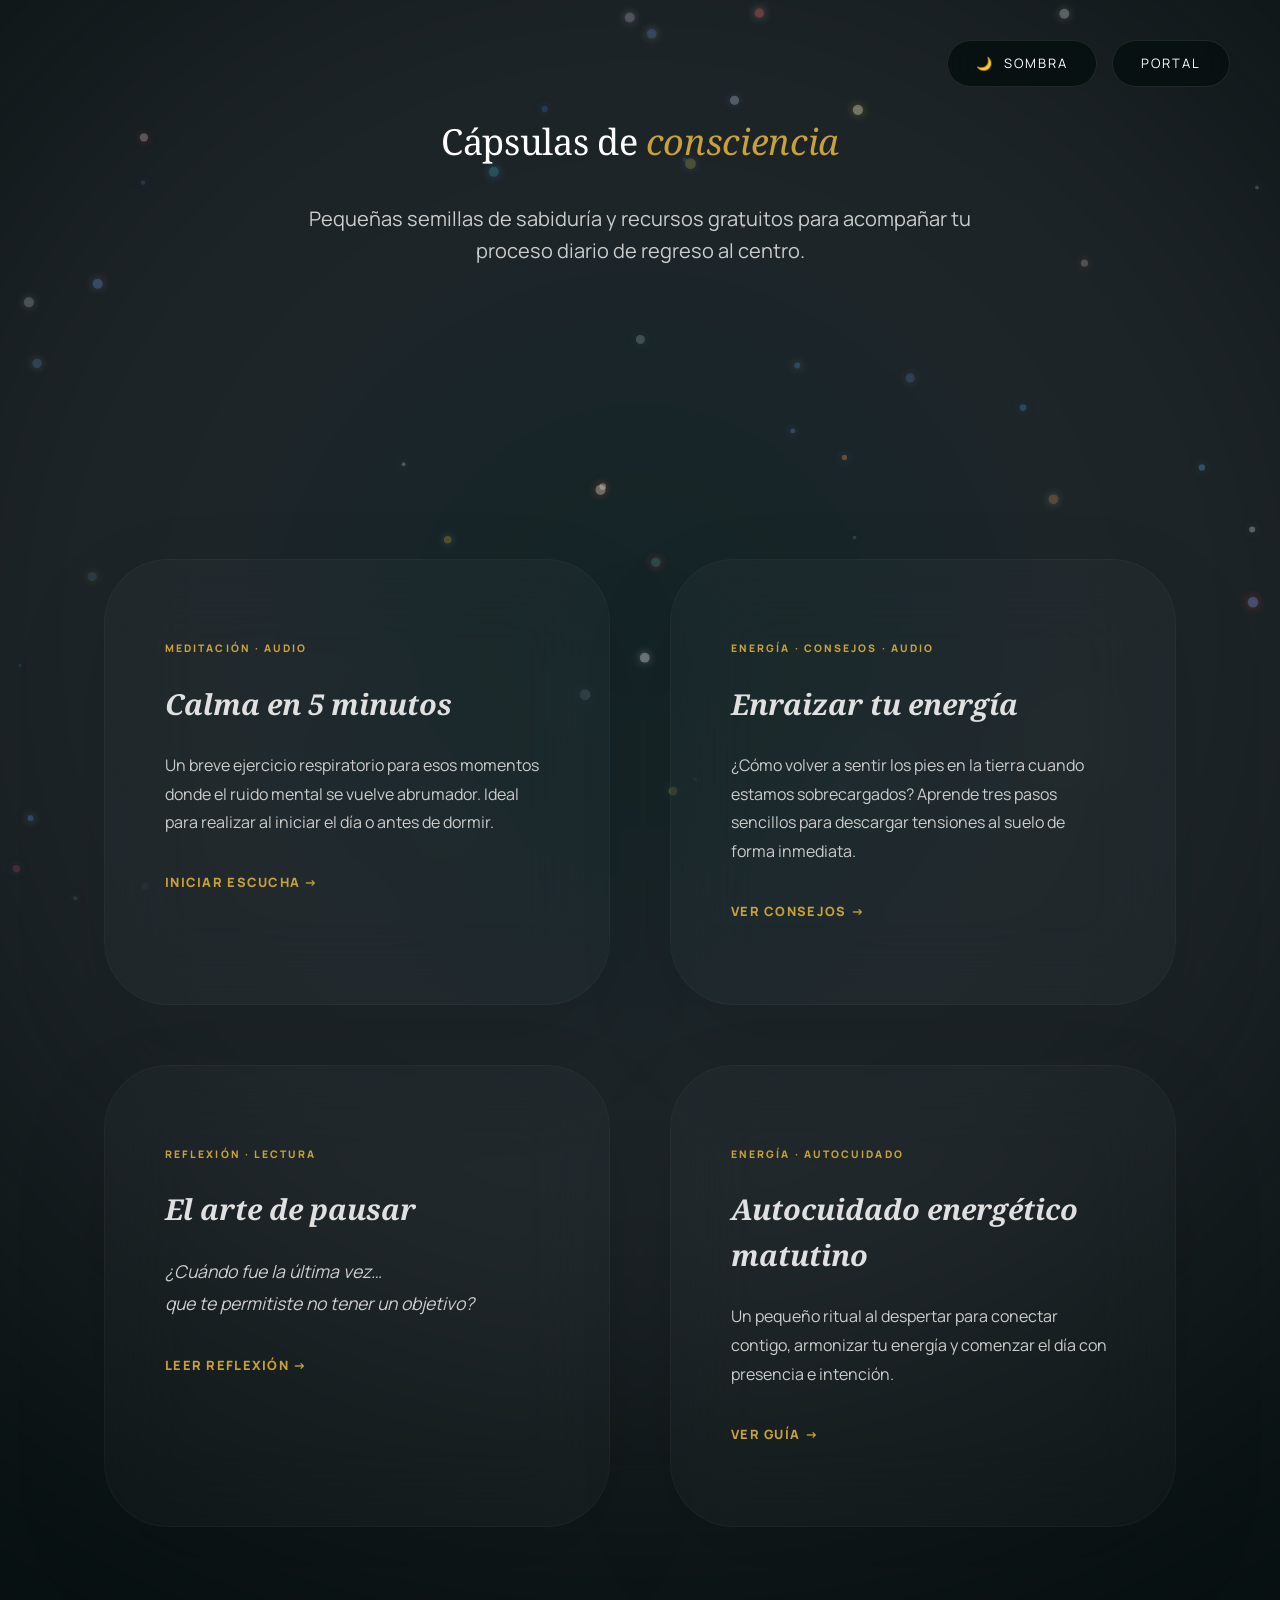
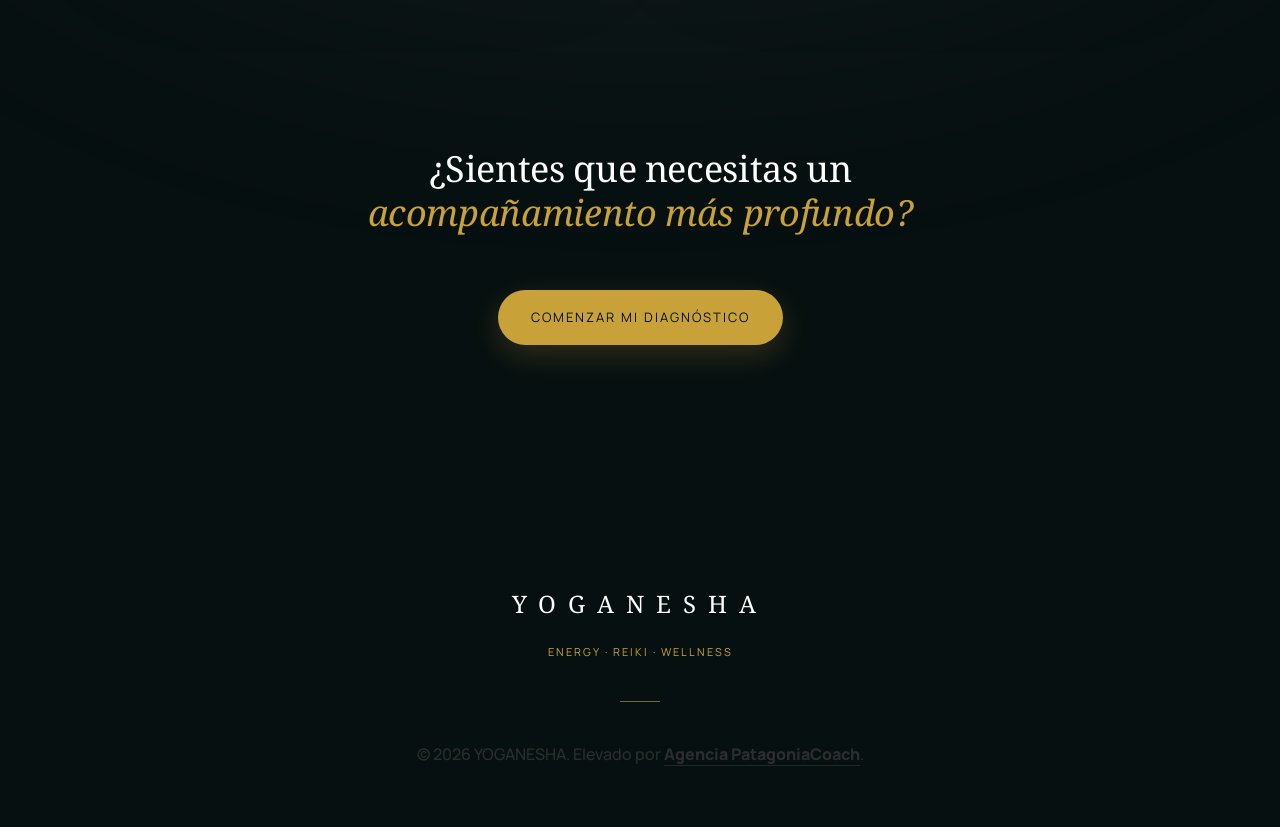
<file: capsulas.html>
<!DOCTYPE html>
<html lang="es">
<head>
    <meta charset="UTF-8">
    <meta name="viewport" content="width=device-width, initial-scale=1.0">
    <title>Cápsulas de Consciencia | YOGANESHA</title>
    <!-- Digital Sanctuary SEO -->
    <meta name="description" content="Recursos gratuitos, meditaciones y consejos para volver a tu centro en el santuario de Yoganesha.">
    <link rel="preconnect" href="https://fonts.googleapis.com">
    <link rel="preconnect" href="https://fonts.gstatic.com" crossorigin>
    <link href="https://fonts.googleapis.com/css2?family=Manrope:wght@600;800&family=Noto+Serif:ital,wght@0,400;0,700;1,400&display=swap" rel="stylesheet">
    <!-- CACHE BUSTER v66.0 -->
    <link rel="stylesheet" href="style.css?v=107.0">
    <style>
        .capsules-grid {
            display: grid;
            grid-template-columns: repeat(auto-fit, minmax(400px, 1fr));
            gap: 60px;
            margin-top: 5rem;
        }
        .capsule-card {
            background: rgba(255,255,255,0.02);
            border: 1px solid rgba(255,255,255,0.03);
            transition: 0.8s var(--transition);
            cursor: pointer;
            overflow: hidden;
            text-align: left;
            padding: 80px 60px !important;
            border-radius: 4rem;
            display: block;
            text-decoration: none;
            color: inherit;
        }
        .capsule-card:hover {
            background: rgba(255,255,255,0.08);
            border-color: var(--accent);
            transform: translateY(-15px) scale(1.02);
            box-shadow: 0 30px 60px rgba(0,0,0,0.3);
        }
        .capsule-tag {
            font-size: 0.65rem;
            text-transform: uppercase;
            letter-spacing: 0.2em;
            color: var(--accent);
            display: block;
            margin-bottom: 1.5rem;
            font-weight: 800;
        }
    </style>
</head>
<body>
    
    <!-- ☄️ Nebulosas & Partículas (Shared Engine) -->
    <div class="aura-nebula" id="dynamic-nebula"></div>
    <canvas id="aura-particles"></canvas>

    <!-- 🏔️ NAVIGATION CONTROLS -->
    <div class="controls-top">
        <div class="theme-switch" id="theme-toggle">
            <span id="theme-icon">🌙</span>
            <span id="theme-label">Sombra</span>
        </div>
        <div class="menu-trigger" id="portal-open">
            <span>Portal</span>
        </div>
    </div>

    <!-- 🔮 THE SANCTUARY PORTAL -->
    <div class="menu-portal" id="sanctuary-portal">
        <div id="portal-close" style="position: absolute; top: 40px; right: 50px; cursor: pointer; font-size: 0.8rem; letter-spacing: 0.3em; color: var(--text-base);">[ REGRESAR AL CENTRO ]</div>
        <div class="portal-links">
            <a href="/">Esencia</a>
            <a href="sobre-mi">Sobre Mí</a>
            <a href="sesiones">Prácticas</a>
            <a href="capsulas" class="active" style="opacity: 1; color: var(--accent);">Cápsulas</a>
            <a href="diagnostico">Diagnóstico</a>
        </div>
    </div>

    <main id="main-content">
        <!-- 🧘 1. CAPSULAS HERO -->
        <section class="section capsules-hero" style="padding-bottom: 60px;">
            <div class="container-m reveal">
                <h1 class="section-title">Cápsulas de <span class="accent-text">consciencia</span></h1>
                <p style="text-align: center; max-width: 700px; margin: 0 auto 2rem; color: var(--text-muted); font-size: 1.25rem;">Pequeñas semillas de sabiduría y recursos gratuitos para acompañar tu proceso diario de regreso al centro.</p>
            </div>
        </section>

        <!-- 🏮 2. GRID DE CÁPSULAS -->
        <section class="section capsules-list">
            <div class="container-m">
                <div class="capsules-grid">
                    
                    <!-- CAPSULA 1: MEDITACION -->
                    <a href="capsula-meditacion" class="section-plane capsule-card reveal">
                        <span class="capsule-tag">Meditación · Audio</span>
                        <h3 style="font-family: 'Noto Serif'; font-size: 1.8rem; margin-bottom: 1.5rem; font-style: italic;">Calma en 5 minutos</h3>
                        <p style="font-size: 1rem; color: var(--text-muted); line-height: 1.8; margin-bottom: 2rem;">Un breve ejercicio respiratorio para esos momentos donde el ruido mental se vuelve abrumador. Ideal para realizar al iniciar el día o antes de dormir.</p>
                        <span style="color: var(--accent); text-decoration: none; font-size: 0.8rem; letter-spacing: 0.1em; font-weight: 800; text-transform: uppercase;">Iniciar Escucha →</span>
                    </a>

                    <!-- CAPSULA 2: ENERGÍA -->
                    <a href="capsula-energia" class="section-plane capsule-card reveal" style="transition-delay: 0.2s;">
                        <span class="capsule-tag">Energía · Consejos · Audio</span>
                        <h3 style="font-family: 'Noto Serif'; font-size: 1.8rem; margin-bottom: 1.5rem; font-style: italic;">Enraizar tu energía</h3>
                        <p style="font-size: 1rem; color: var(--text-muted); line-height: 1.8; margin-bottom: 2rem;">¿Cómo volver a sentir los pies en la tierra cuando estamos sobrecargados? Aprende tres pasos sencillos para descargar tensiones al suelo de forma inmediata.</p>
                        <span style="color: var(--accent); text-decoration: none; font-size: 0.8rem; letter-spacing: 0.1em; font-weight: 800; text-transform: uppercase;">Ver Consejos →</span>
                    </a>

                    <!-- CAPSULA 3: REFLEXIÓN -->
                    <a href="capsula-reflexion" class="section-plane capsule-card reveal" style="transition-delay: 0.4s;">
                        <span class="capsule-tag">Reflexión · Lectura</span>
                        <h3 style="font-family: 'Noto Serif'; font-size: 1.8rem; margin-bottom: 1.5rem; font-style: italic;">El arte de pausar</h3>
                        <p style="font-size: 1.1rem; color: var(--text-muted); line-height: 1.8; margin-bottom: 2rem; font-style: italic;">¿Cuándo fue la última vez… <br> que te permitiste no tener un objetivo?</p>
                        <span style="color: var(--accent); text-decoration: none; font-size: 0.8rem; letter-spacing: 0.1em; font-weight: 800; text-transform: uppercase;">Leer Reflexión →</span>
                    </a>

                    <!-- CAPSULA 4: RITUAL -->
                    <a href="capsula-ritual" class="section-plane capsule-card reveal" style="transition-delay: 0.6s;">
                        <span class="capsule-tag">Energía · Autocuidado</span>
                        <h3 style="font-family: 'Noto Serif'; font-size: 1.8rem; margin-bottom: 1.5rem; font-style: italic;">Autocuidado energético matutino</h3>
                        <p style="font-size: 1rem; color: var(--text-muted); line-height: 1.8; margin-bottom: 2rem;">Un pequeño ritual al despertar para conectar contigo, armonizar tu energía y comenzar el día con presencia e intención.</p>
                        <span style="color: var(--accent); text-decoration: none; font-size: 0.8rem; letter-spacing: 0.1em; font-weight: 800; text-transform: uppercase;">Ver Guía →</span>
                    </a>

                </div>
            </div>
        </section>

        <!-- ⚜️ 3. LLAMADO FINAL -->
        <section class="section go-diag" style="padding-top: 100px;">
            <div class="container-m reveal" style="text-align: center;">
                <h2 class="section-title">¿Sientes que necesitas un <br><span class="accent-text">acompañamiento más profundo?</span></h2>
                <div style="margin-top: 3.5rem;">
                    <a href="diagnostico" class="btn-primary">Comenzar mi diagnóstico</a>
                </div>
            </div>
        </section>

    </main>

    <!-- 🌌 MINIMALIST FOOTER RESTORED -->
    <footer style="padding: 120px 5% 60px; text-align: center; position: relative; z-index: 10; display: flex; flex-direction: column; align-items: center; gap: 16px;">
        <div style="font-family: 'Noto Serif'; font-size: 24px; letter-spacing: 12px; color: var(--text-base); margin-bottom: 4px; text-transform: uppercase;">Yoganesha</div>
        <p style="color: var(--accent); letter-spacing: 2px; font-weight: 400; text-transform: uppercase; font-size: 11px;">Energy · Reiki · Wellness</p>
        <div style="width: 40px; height: 1px; background: var(--accent); margin: 24px auto; opacity: 0.6;"></div>
        <p class="footer-copyright">© 2026 YOGANESHA. Elevado por <a href="https://agenciapatagoniacoach.cl" style="color: inherit; text-decoration: none; font-weight: 800; border-bottom: 1px solid rgba(255,255,255,0.1); transition: 0.3s var(--transition);">Agencia PatagoniaCoach</a>.</p>
    </footer>

    <!-- CACHE BUSTER v66.0 -->
    <script src="main.js?v=107.0"></script>
</body>
</html>
</file>
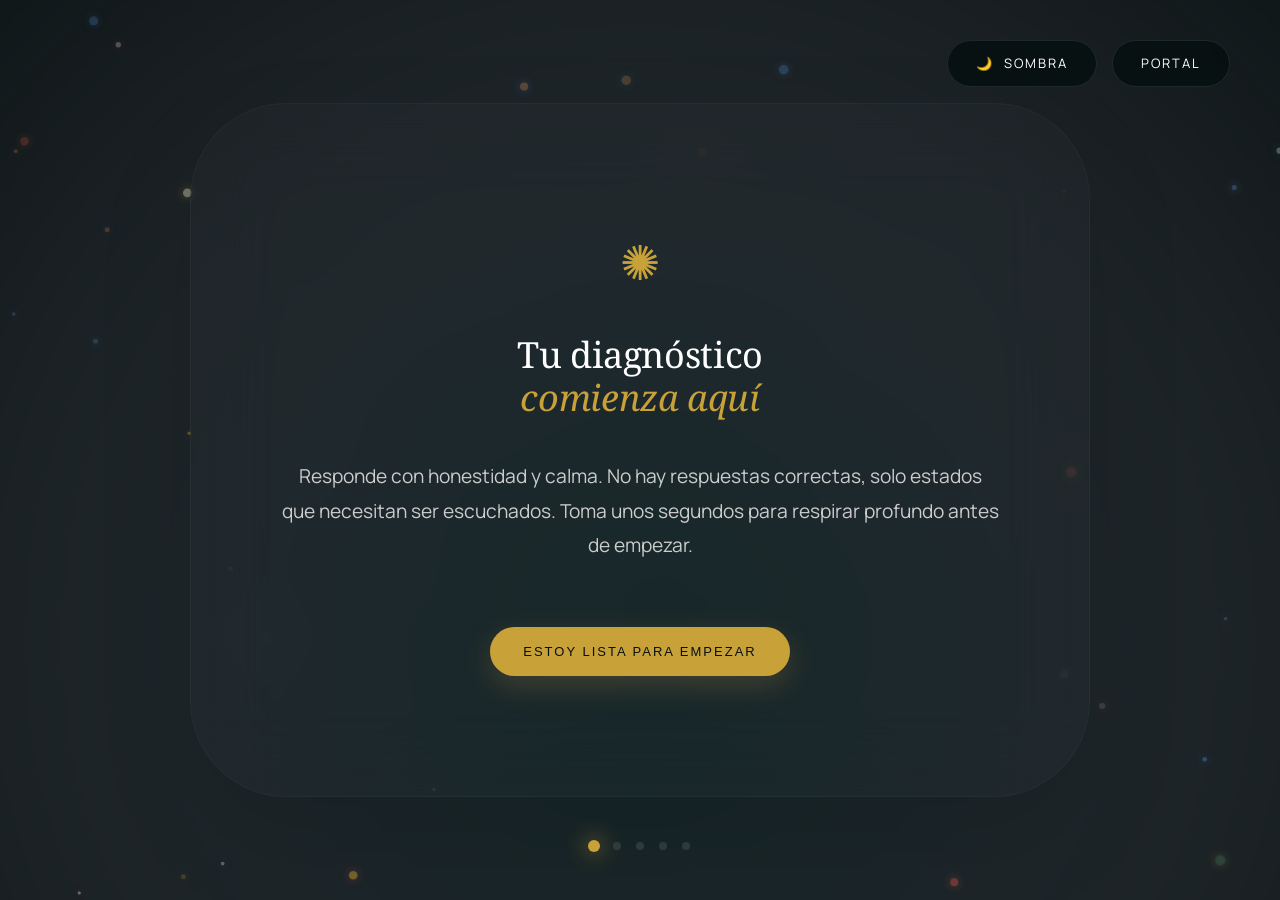
<file: diagnostico.html>
<!DOCTYPE html>
<html lang="es">
<head>
    <meta charset="UTF-8">
    <meta name="viewport" content="width=device-width, initial-scale=1.0">
    <title>Diagnóstico Energético | YOGANESHA</title>
    <!-- Digital Sanctuary SEO -->
    <meta name="description" content="Inicia tu diagnóstico energético personalizado en el santuario de Yoganesha.">
    <link rel="preconnect" href="https://fonts.googleapis.com">
    <link rel="preconnect" href="https://fonts.gstatic.com" crossorigin>
    <link href="https://fonts.googleapis.com/css2?family=Manrope:wght@600;800&family=Noto+Serif:ital,wght@0,400;0,700;1,400&display=swap" rel="stylesheet">
    <!-- CACHE BUSTER v63.0 -->
    <link rel="stylesheet" href="style.css?v=102.0">
    <style>
        .diag-wrapper {
            min-height: 100vh;
            display: flex;
            align-items: center;
            justify-content: center;
            padding: 100px 5%;
            position: relative;
            z-index: 100;
        }
        .diag-card {
            max-width: 900px;
            width: 100%;
            text-align: center;
            transition: 0.8s var(--transition);
            padding: 120px 80px !important;
        }
        .diag-step {
            display: none;
            opacity: 0;
            transform: translateY(20px);
            transition: 0.8s var(--transition);
        }
        .diag-step.active {
            display: block;
            opacity: 1;
            transform: translateY(0);
        }
        .opt-grid {
            display: grid;
            gap: 20px;
            margin-top: 3.5rem;
        }
        .opt-btn {
            background: rgba(255,255,255,0.03);
            border: 1px solid rgba(255,255,255,0.08);
            padding: 1.5rem 3rem;
            border-radius: 500px;
            color: var(--text-base);
            cursor: pointer;
            font-size: 1.1rem;
            transition: 0.5s var(--transition);
            text-align: center;
        }
        .opt-btn:hover {
            background: rgba(255,255,255,0.1);
            border-color: var(--accent);
            transform: scale(1.02) translateY(-3px);
            color: var(--accent);
        }
        .diag-progress {
            position: fixed;
            bottom: 50px;
            left: 50%;
            transform: translateX(-50%);
            display: flex;
            gap: 15px;
            z-index: 200;
        }
        .dot {
            width: 8px;
            height: 8px;
            border-radius: 50%;
            background: rgba(255,255,255,0.1);
            transition: 0.5s;
        }
        .dot.active {
            background: var(--accent);
            box-shadow: 0 0 15px var(--accent);
            transform: scale(1.5);
        }
        .summary-box {
            background: rgba(255,255,255,0.03);
            border-radius: 2rem;
            padding: 30px;
            margin-top: 3rem;
            text-align: left;
            border-left: 2px solid var(--accent);
        }
    </style>
</head>
<body>
    
    <!-- ☄️ Nebulosas & Partículas (Shared Engine) -->
    <div class="aura-nebula" id="dynamic-nebula"></div>
    <canvas id="aura-particles"></canvas>

    <!-- 🏔️ NAVIGATION CONTROLS -->
    <div class="controls-top">
        <div class="theme-switch" id="theme-toggle">
            <span id="theme-icon">🌙</span>
            <span id="theme-label">Sombra</span>
        </div>
        <div class="menu-trigger" id="portal-open">
            <span>Portal</span>
        </div>
    </div>

    <!-- 🔮 THE SANCTUARY PORTAL -->
    <div class="menu-portal" id="sanctuary-portal">
        <div id="portal-close" style="position: absolute; top: 40px; right: 50px; cursor: pointer; font-size: 0.8rem; letter-spacing: 0.3em; color: var(--text-base);">[ REGRESAR AL CENTRO ]</div>
        <div class="portal-links">
            <a href="/">Esencia</a>
            <a href="sobre-mi">Sobre Mí</a>
            <a href="sesiones">Prácticas</a>
            <a href="capsulas">Cápsulas</a>
            <a href="diagnostico" class="active" style="opacity: 1; color: var(--accent);">Diagnóstico</a>
        </div>
    </div>

    <div class="diag-wrapper">
        <div class="section-plane diag-card reveal active">
            
            <!-- STEP 0: INTRO -->
            <div class="diag-step active" id="step-0">
                <span style="font-size: 3rem; color: var(--accent); display: block; margin-bottom: 2rem;">✺</span>
                <h1 class="section-title">Tu diagnóstico <br><span class="accent-text">comienza aquí</span></h1>
                <p style="font-size: 1.2rem; color: var(--text-muted); line-height: 1.8; margin-top: 2rem;">
                    Responde con honestidad y calma. No hay respuestas correctas, solo estados que necesitan ser escuchados. Toma unos segundos para respirar profundo antes de empezar.
                </p>
                <div style="margin-top: 4rem;">
                    <button onclick="nextStep(1)" class="btn-primary">Estoy lista para empezar</button>
                </div>
            </div>

            <!-- STEP 1: ENERGÍA -->
            <div class="diag-step" id="step-1">
                <h2 class="section-title">¿Cómo sientes tu nivel de <span class="accent-text">energía</span> hoy?</h2>
                <div class="opt-grid">
                    <button onclick="storeResponse('Energía', 'Bajo/Agotada', 2)" class="opt-btn">Bajo, me siento agotada constantemente.</button>
                    <button onclick="storeResponse('Energía', 'Fluctuante', 2)" class="opt-btn">Fluctuante, con picos de cansancio y actividad.</button>
                    <button onclick="storeResponse('Energía', 'Estable/Incompleto', 2)" class="opt-btn">Estable, pero siento que podría estar mejor.</button>
                    <button onclick="storeResponse('Energía', 'Activo/Acelerado', 2)" class="opt-btn">Activo, pero me cuesta desconectar.</button>
                </div>
            </div>

            <!-- STEP 2: MENTE -->
            <div class="diag-step" id="step-2">
                <h2 class="section-title">¿Qué tanto ruido hay en tu <span class="accent-text">mente</span> actualmente?</h2>
                <div class="opt-grid">
                    <button onclick="storeResponse('Mente', 'Demasiado ruido', 3)" class="opt-btn">Demasiado, no puedo parar de pensar en pendientes.</button>
                    <button onclick="storeResponse('Mente', 'Moderado', 3)" class="opt-btn">Moderado, el ruido viene y va durante el día.</button>
                    <button onclick="storeResponse('Mente', 'Poco ruido', 3)" class="opt-btn">Poco, pero me cuesta enfocarme en lo importante.</button>
                    <button onclick="storeResponse('Mente', 'Silencioso', 3)" class="opt-btn">Silencioso, busco profundizar mi calma.</button>
                </div>
            </div>

            <!-- STEP 3: CUERPO -->
            <div class="diag-step" id="step-3">
                <h2 class="section-title">¿Dónde sientes mayor <span class="accent-text">tensión</span> física?</h2>
                <div class="opt-grid">
                    <button onclick="storeResponse('Tensión', 'Cuello y hombros', 4)" class="opt-btn">Mandíbula, hombros y cuello.</button>
                    <button onclick="storeResponse('Tensión', 'Espalda/Lumbar', 4)" class="opt-btn">Espalda y zona lumbar.</button>
                    <button onclick="storeResponse('Tensión', 'Pecho/Emocional', 4)" class="opt-btn">Pecho o plexo solar (sensación de nudo).</button>
                    <button onclick="storeResponse('Tensión', 'General/Preventivo', 4)" class="opt-btn">No siento tensión específica, busco prevención.</button>
                </div>
            </div>

            <!-- STEP 4: FINAL REVELATION -->
            <div class="diag-step" id="step-4">
                <span style="font-size: 4rem; color: var(--accent); display: block; margin-bottom: 2.5rem;">❂</span>
                <h2 class="section-title">Tu diagnóstico <br><span class="accent-text">está listo</span></h2>
                
                <div class="summary-box" id="result-summary">
                    <!-- Dynamic Summary -->
                </div>

                <div style="margin-top: 5rem; display: flex; flex-direction: column; gap: 20px; align-items: center;">
                    <a href="#" id="whatsapp-link" class="btn-primary" target="_blank">Conversar con Cristina por WhatsApp</a>
                    <a href="/" style="font-size: 0.8rem; text-transform: uppercase; letter-spacing: 0.2em; color: var(--text-muted); text-decoration: none;">Volver al Santuario</a>
                </div>
            </div>

        </div>
    </div>

    <!-- 🔮 CHAKRA DOT PROGRESS -->
    <div class="diag-progress">
        <div class="dot active" id="dot-0"></div>
        <div class="dot" id="dot-1"></div>
        <div class="dot" id="dot-2"></div>
        <div class="dot" id="dot-3"></div>
        <div class="dot" id="dot-4"></div>
    </div>

    <!-- SCRIPT DE FLUJO SAGRADO -->
    <script>
        const userAnswers = {};

        function storeResponse(category, value, nextStepNum) {
            userAnswers[category] = value;
            nextStep(nextStepNum);
        }

        function nextStep(step) {
            const current = document.querySelector('.diag-step.active');
            current.classList.remove('active');
            
            setTimeout(() => {
                const next = document.getElementById(`step-${step}`);
                next.classList.add('active');
                
                document.querySelectorAll('.dot').forEach(d => d.classList.remove('active'));
                document.getElementById(`dot-${step}`).classList.add('active');

                if(step === 4) {
                    generateFinalRitual();
                }
                
                window.scrollTo({ top: 0, behavior: 'smooth' });
            }, 600);
        }

        function generateFinalRitual() {
            const summaryBox = document.getElementById('result-summary');
            const waLink = document.getElementById('whatsapp-link');
            
            summaryBox.innerHTML = `
                <p style="font-size: 0.7rem; text-transform: uppercase; letter-spacing: 0.2em; color: var(--accent); margin-bottom: 1rem;">Resumen de tu ritual:</p>
                <p style="margin-bottom: 0.5rem;">• Energía: <strong>${userAnswers['Energía']}</strong></p>
                <p style="margin-bottom: 0.5rem;">• Mente: <strong>${userAnswers['Mente']}</strong></p>
                <p>• Tensión: <strong>${userAnswers['Tensión']}</strong></p>
            `;

            const message = `¡Hola Cristina! He completado mi diagnóstico en Yoganesha. Mis resultados son:%0A%0A· Energía: ${userAnswers['Energía']}%0A· Mente: ${userAnswers['Mente']}%0A· Tensión: ${userAnswers['Tensión']}%0A%0AMe gustaría agendar una sesión o conversar sobre los siguientes pasos.`;
            
            // EL NÚMERO REAL CONFIGURADO
            waLink.href = `https://wa.me/56985966922?text=${message}`;
        }
    </script>
    
    <!-- ☄️ Motor de Partículas Compartido -->
    <script src="main.js?v=102.0"></script>
</body>
</html>
</file>
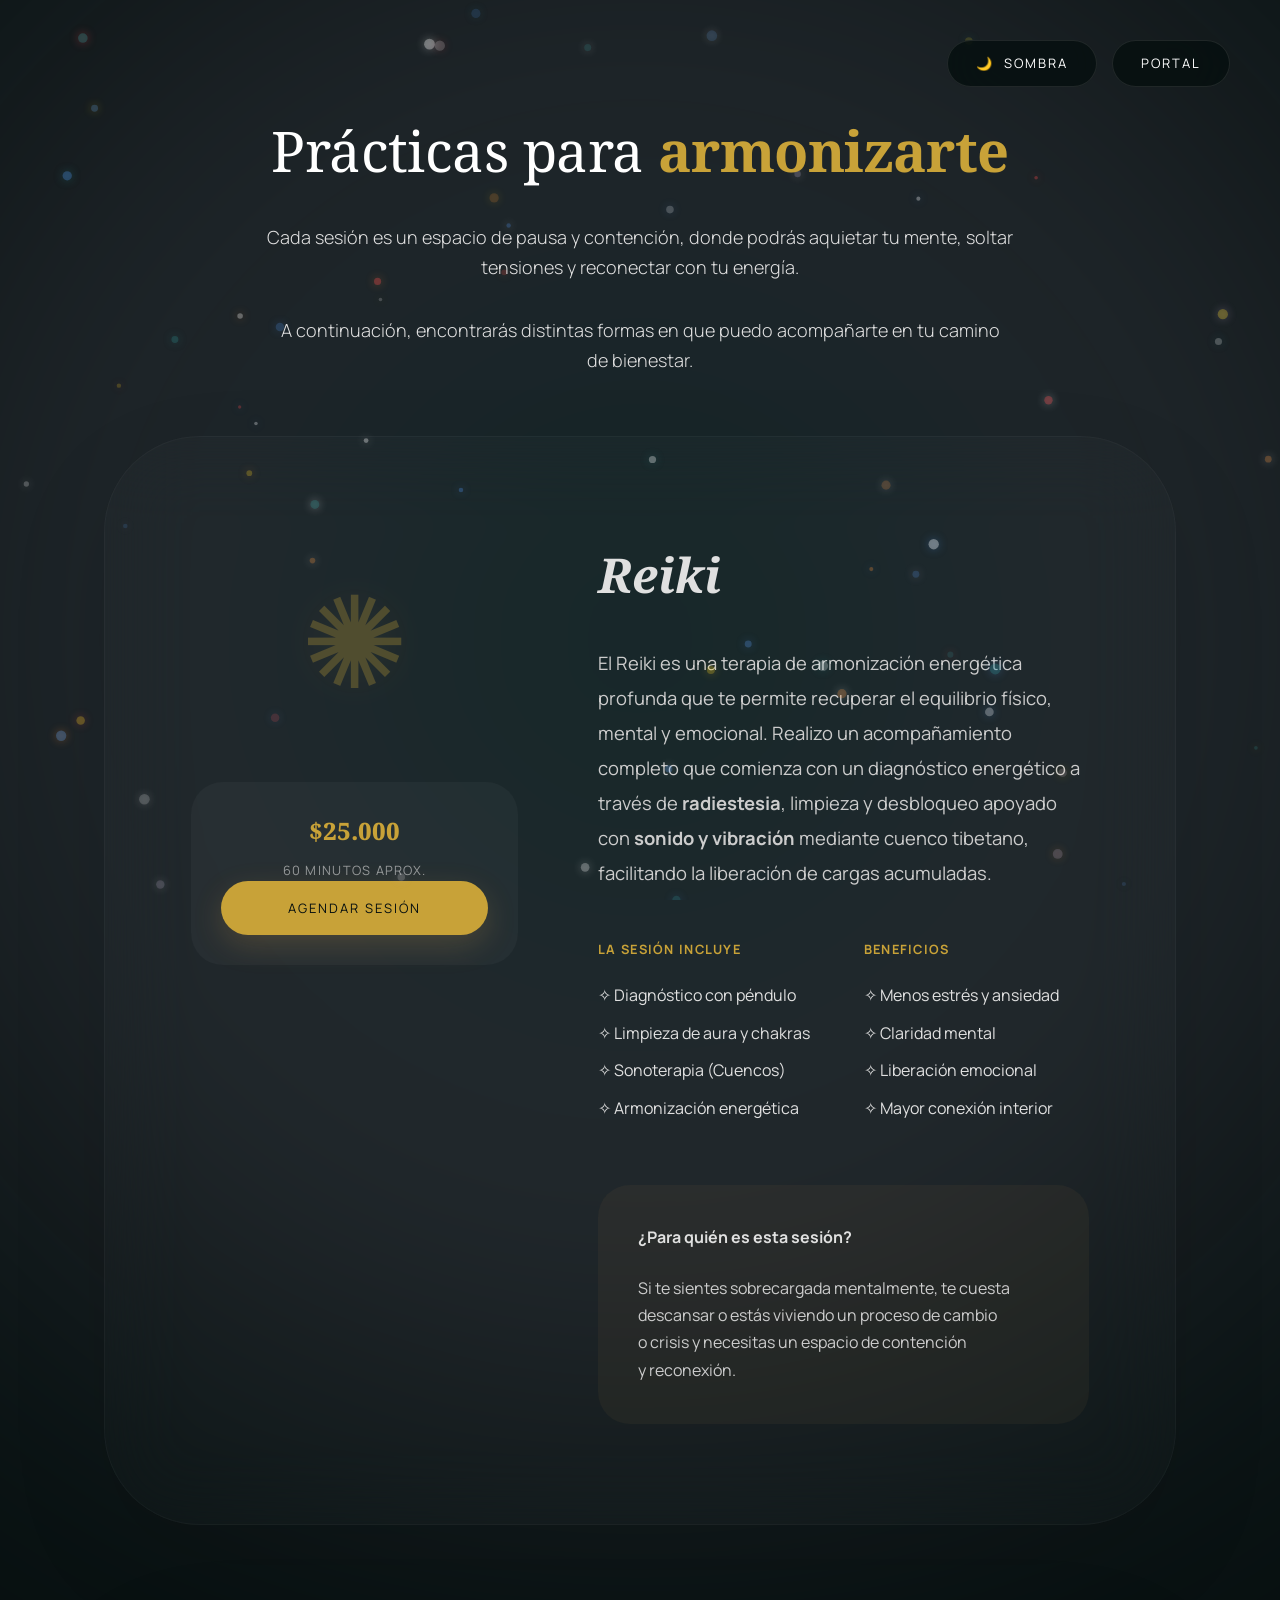
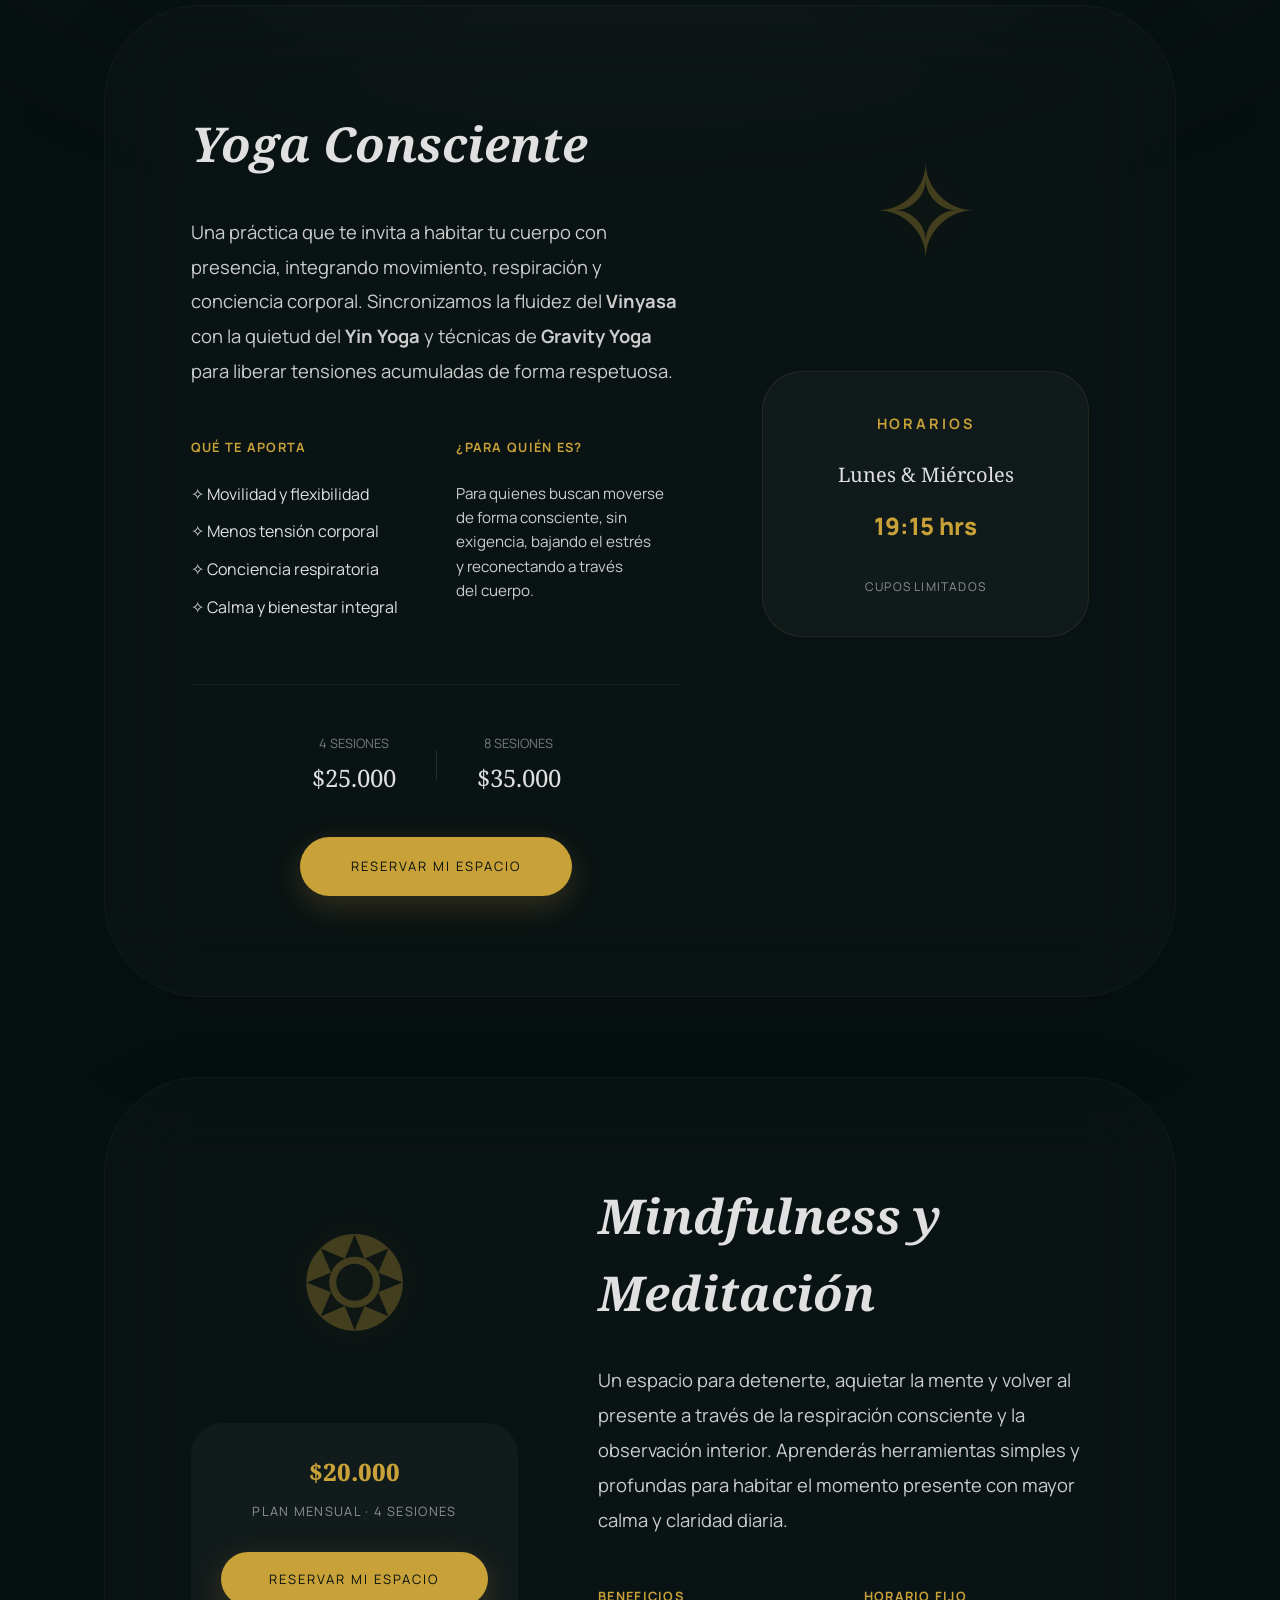
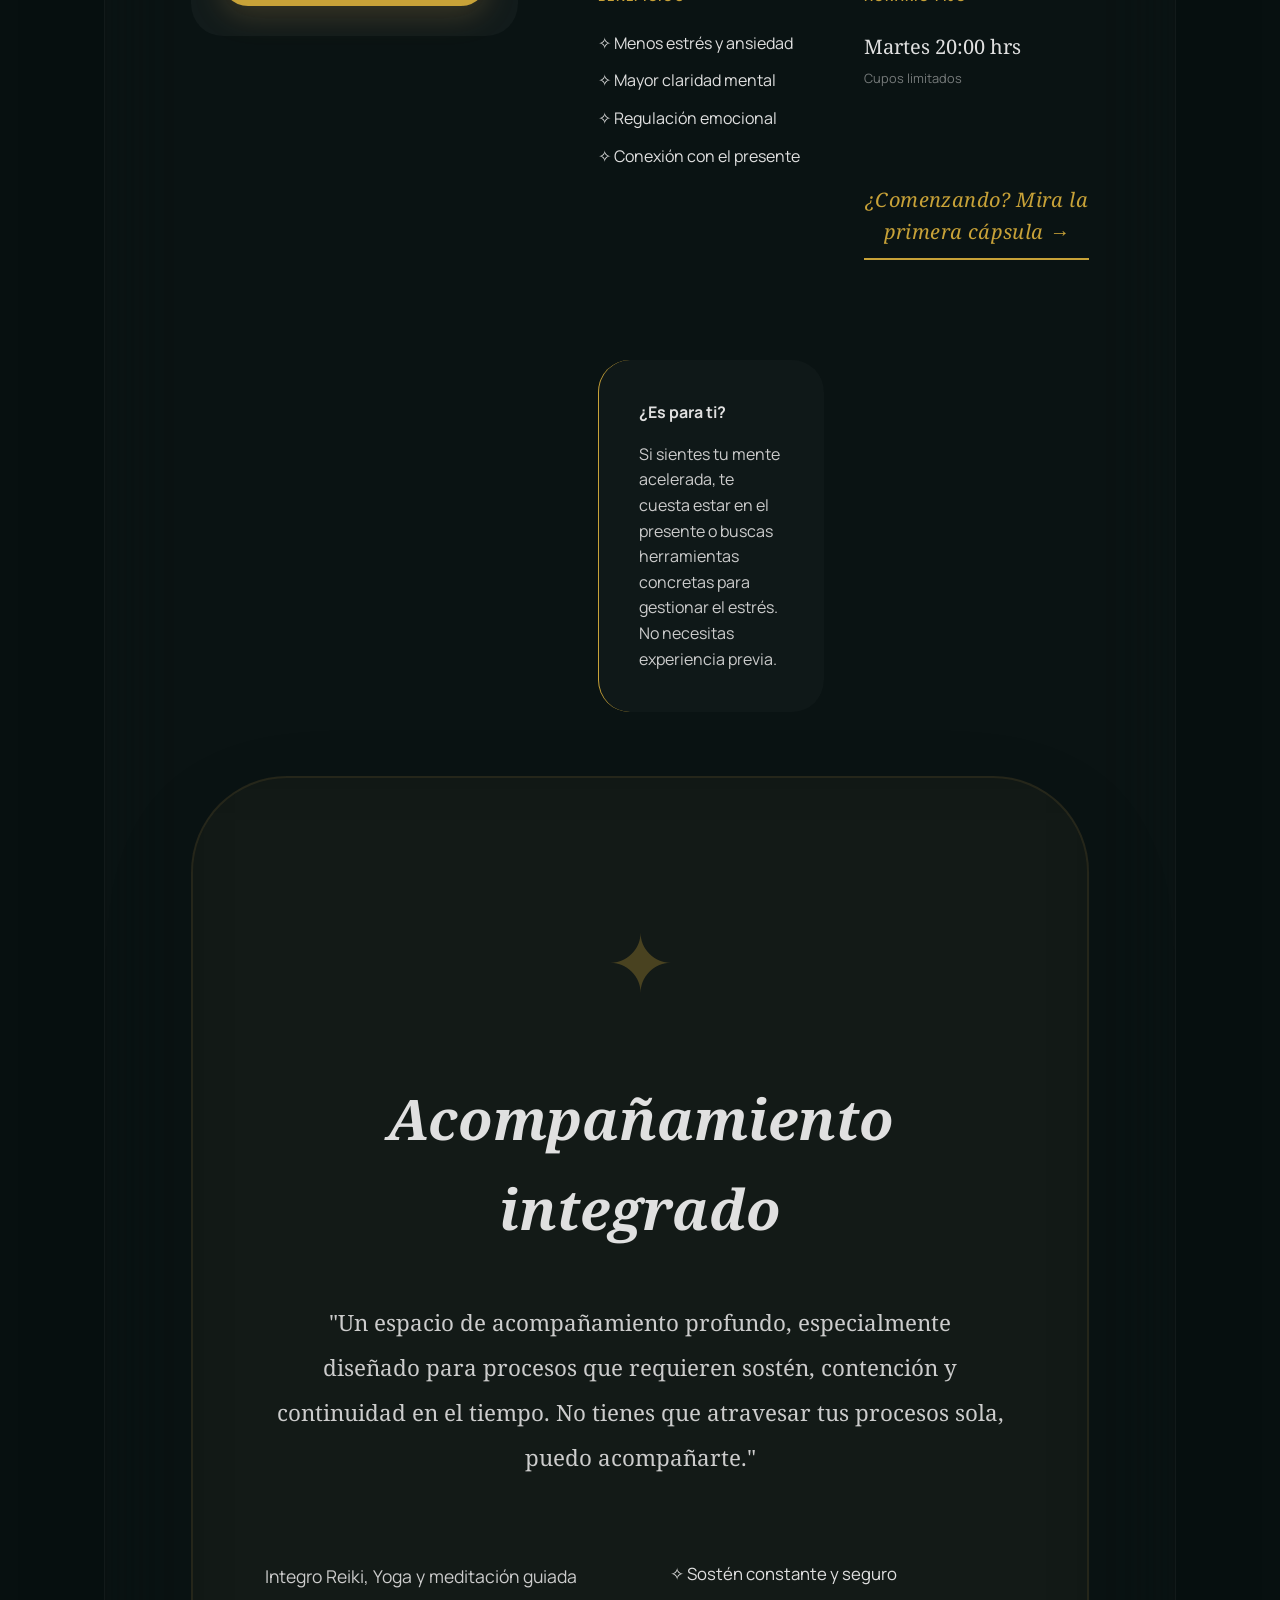
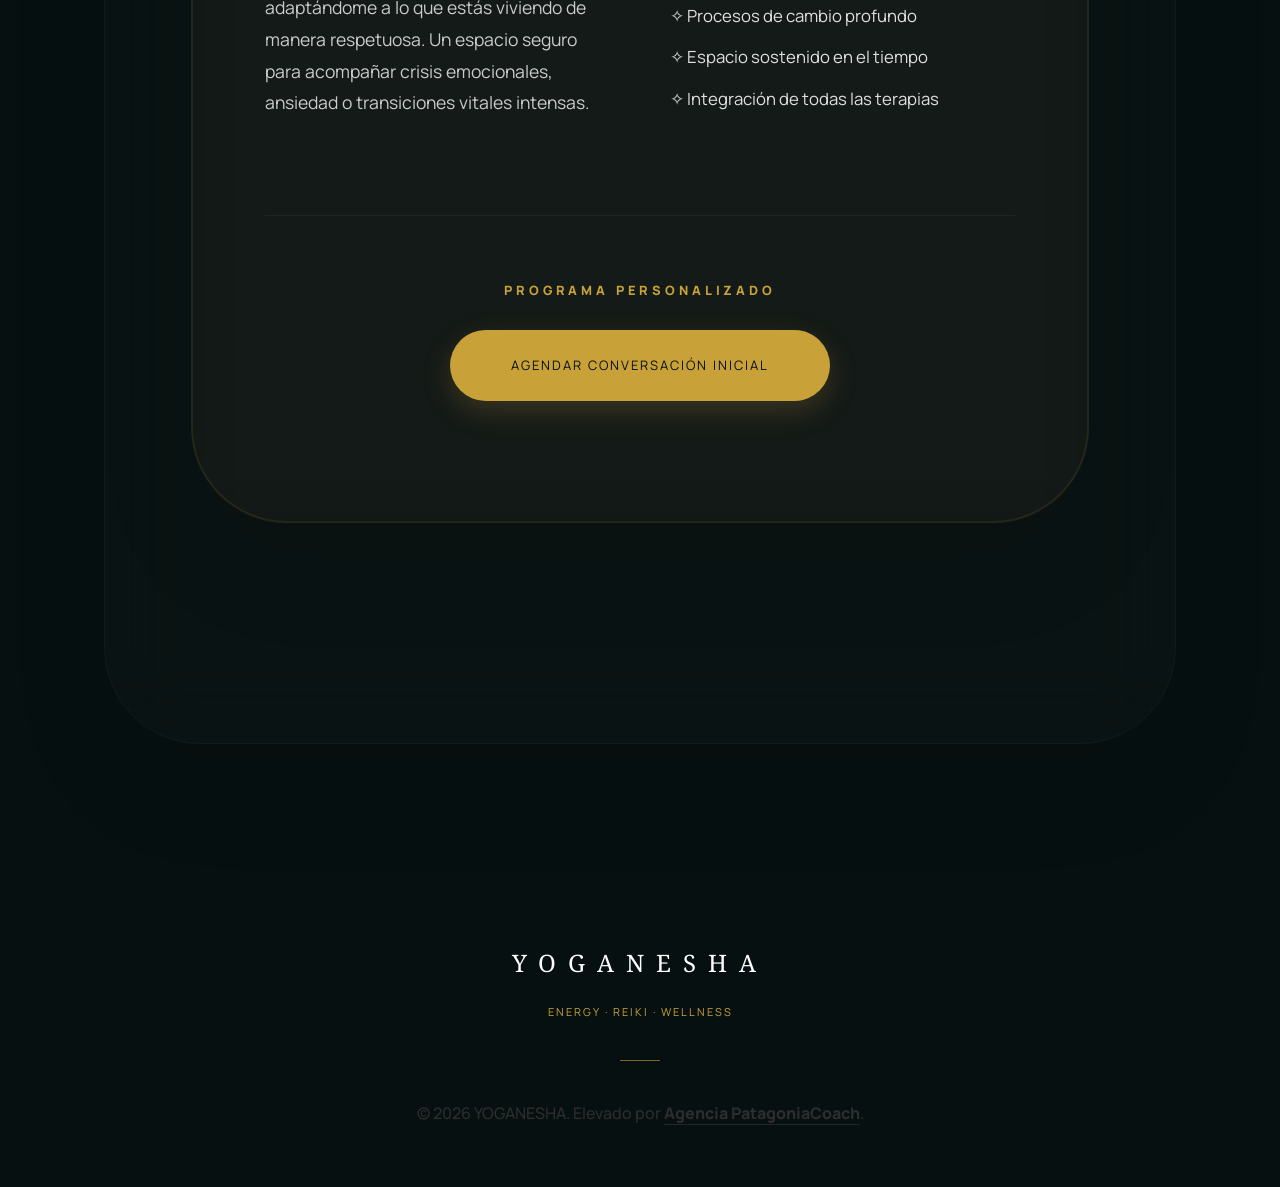
<file: sesiones.html>
<!DOCTYPE html>
<html lang="es">
<head>
    <meta charset="UTF-8">
    <meta name="viewport" content="width=device-width, initial-scale=1.0">
    <title>Sesiones y Prácticas | YOGANESHA</title>
    <!-- Digital Sanctuary SEO -->
    <meta name="description" content="Descubre las sesiones de Reiki, Yoga Consciente y Acompañamiento Integrado en el santuario de Yoganesha.">
    <link rel="preconnect" href="https://fonts.googleapis.com">
    <link rel="preconnect" href="https://fonts.gstatic.com" crossorigin>
    <link href="https://fonts.googleapis.com/css2?family=Manrope:wght@600;800&family=Noto+Serif:ital,wght@0,400;0,700;1,400&display=swap" rel="stylesheet">
    <!-- CACHE BUSTER v66.0 -->
    <link rel="stylesheet" href="style.css?v=107.0">
</head>
<body>
    
    <!-- ☄️ Nebulosas & Partículas (Shared Engine) -->
    <div class="aura-nebula" id="dynamic-nebula"></div>
    <canvas id="aura-particles"></canvas>

    <!-- 🏔️ NAVIGATION CONTROLS -->
    <div class="controls-top">
        <div class="theme-switch" id="theme-toggle">
            <span id="theme-icon">🌙</span>
            <span id="theme-label">Sombra</span>
        </div>
        <div class="menu-trigger" id="portal-open">
            <span>Portal</span>
        </div>
    </div>

    <!-- 🔮 THE SANCTUARY PORTAL -->
    <div class="menu-portal" id="sanctuary-portal">
        <div id="portal-close" style="position: absolute; top: 40px; right: 50px; cursor: pointer; font-size: 0.8rem; letter-spacing: 0.3em; color: var(--text-base);">[ REGRESAR AL CENTRO ]</div>
        <div class="portal-links">
            <a href="/">Esencia</a>
            <a href="sobre-mi">Sobre Mí</a>
            <a href="sesiones" class="active">Prácticas</a>
            <a href="capsulas">Cápsulas</a>
            <a href="diagnostico">Diagnóstico</a>
        </div>
    </div>

    <main id="main-content">
        <!-- 🧘 1. SESIONES HERO -->
        <section class="section sessions-hero" style="padding: 120px 0 60px;">
            <div class="container-m reveal">
                <div style="text-align: center; max-width: 900px; margin: 0 auto;">
                    <h1 class="section-title" style="font-size: 56px; line-height: 1.1; font-weight: 400; color: var(--text-base);">Prácticas para <span style="font-weight: 700; color: var(--accent);">armonizarte</span></h1>
                    <div style="font-size: 18px; line-height: 1.7; color: var(--text-body); max-width: 800px; margin: 0 auto; font-family: 'Manrope', sans-serif; font-weight: 300;">
                        <p style="margin-bottom: 2rem;">Cada sesión es un espacio de pausa y contención, donde podrás aquietar tu mente, soltar tensiones y reconectar con tu energía.</p>
                        <p>A continuación, encontrarás distintas formas en que puedo acompañarte en tu camino de bienestar.</p>
                    </div>
                </div>
            </div>
        </section>

        <!-- ⚜️ 2. DETALLE DE PRÁCTICAS -->
        <div class="container-m">
            
            <!-- REIKI -->
            <div class="section-plane reveal" style="margin-bottom: 80px; padding: 100px 8%;">
                <div style="display: grid; grid-template-columns: 1fr 1.5fr; gap: 80px; align-items: start;">
                    <div style="text-align: center;">
                        <span style="font-size: 8rem; color: var(--accent); opacity: 0.3; filter: drop-shadow(0 0 20px rgba(215, 162, 74, 0.2));">✺</span>
                        <div style="margin-top: 40px; padding: 30px; background: rgba(255,255,255,0.03); border-radius: 2rem;">
                            <p style="font-size: 1.5rem; color: var(--accent); font-family: 'Noto Serif'; font-weight: 800; margin-bottom: 10px;">$25.000</p>
                            <p style="font-size: 0.8rem; letter-spacing: 0.1em; opacity: 0.6;">60 MINUTOS APROX.</p>
                            <a href="https://wa.me/56985966922" class="btn-primary" style="width: 100%;">Agendar sesión</a>
                        </div>
                    </div>
                    <div>
                        <h2 style="font-family: 'Noto Serif'; font-size: 3rem; margin-bottom: 2rem; font-style: italic;">Reiki</h2>
                        <p style="font-size: 1.15rem; line-height: 1.9; color: var(--text-muted); margin-bottom: 3rem;">
                            El Reiki es una terapia de armonización energética profunda que te permite recuperar el equilibrio físico, mental y emocional. Realizo un acompañamiento completo que comienza con un diagnóstico energético a través de <strong>radiestesia</strong>, limpieza y desbloqueo apoyado con <strong>sonido y vibración</strong> mediante cuenco tibetano, facilitando la liberación de cargas acumuladas.
                        </p>
                        
                        <div style="display: grid; grid-template-columns: 1fr 1fr; gap: 40px; margin-bottom: 4rem;">
                            <div>
                                <h4 style="color: var(--accent); margin-bottom: 1.5rem; letter-spacing: 0.1em; text-transform: uppercase; font-size: 0.8rem;">La sesión incluye</h4>
                                <ul style="list-style: none; display: flex; flex-direction: column; gap: 12px; font-size: 1rem;">
                                    <li>✧ Diagnóstico con péndulo</li>
                                    <li>✧ Limpieza de aura y chakras</li>
                                    <li>✧ Sonoterapia (Cuencos)</li>
                                    <li>✧ Armonización energética</li>
                                </ul>
                            </div>
                            <div>
                                <h4 style="color: var(--accent); margin-bottom: 1.5rem; letter-spacing: 0.1em; text-transform: uppercase; font-size: 0.8rem;">Beneficios</h4>
                                <ul style="list-style: none; display: flex; flex-direction: column; gap: 12px; font-size: 1rem;">
                                    <li>✧ Menos estrés y ansiedad</li>
                                    <li>✧ Claridad mental</li>
                                    <li>✧ Liberación emocional</li>
                                    <li>✧ Mayor conexión interior</li>
                                </ul>
                            </div>
                        </div>

                        <div style="background: rgba(215, 162, 74, 0.05); padding: 40px; border-radius: 2rem;">
                            <h4 style="margin-bottom: 1.5rem;">¿Para quién es esta sesión?</h4>
                            <p style="font-size: 1rem; color: var(--text-muted); line-height: 1.7;">
                                Si te sientes sobrecargada mentalmente, te cuesta descansar o estás viviendo un proceso de cambio o crisis y necesitas un espacio de contención y reconexión.
                            </p>
                        </div>
                    </div>
                </div>
            </div>

            <!-- YOGA CONSCIENTE -->
            <div class="section-plane reveal" style="margin-bottom: 80px; padding: 100px 8%;">
                <div style="display: grid; grid-template-columns: 1.5fr 1fr; gap: 80px; align-items: start;">
                    <div>
                        <h2 style="font-family: 'Noto Serif'; font-size: 3rem; margin-bottom: 2rem; font-style: italic;">Yoga Consciente</h2>
                        <p style="font-size: 1.15rem; line-height: 1.9; color: var(--text-muted); margin-bottom: 3rem;">
                            Una práctica que te invita a habitar tu cuerpo con presencia, integrando movimiento, respiración y conciencia corporal. Sincronizamos la fluidez del <strong>Vinyasa</strong> con la quietud del <strong>Yin Yoga</strong> y técnicas de <strong>Gravity Yoga</strong> para liberar tensiones acumuladas de forma respetuosa.
                        </p>

                        <div style="display: grid; grid-template-columns: 1fr 1fr; gap: 40px; margin-bottom: 4rem;">
                            <div>
                                <h4 style="color: var(--accent); margin-bottom: 1.5rem; letter-spacing: 0.1em; text-transform: uppercase; font-size: 0.8rem;">Qué te aporta</h4>
                                <ul style="list-style: none; display: flex; flex-direction: column; gap: 12px; font-size: 1rem;">
                                    <li>✧ Movilidad y flexibilidad</li>
                                    <li>✧ Menos tensión corporal</li>
                                    <li>✧ Conciencia respiratoria</li>
                                    <li>✧ Calma y bienestar integral</li>
                                </ul>
                            </div>
                            <div>
                                <h4 style="color: var(--accent); margin-bottom: 1.5rem; letter-spacing: 0.1em; text-transform: uppercase; font-size: 0.8rem;">¿Para quién es?</h4>
                                <p style="font-size: 0.95rem; line-height: 1.6; color: var(--text-muted);">Para quienes buscan moverse de forma consciente, sin exigencia, bajando el estrés y reconectando a través del cuerpo.</p>
                            </div>
                        </div>

                        <div style="display: flex; flex-direction: column; align-items: center; gap: 40px; border-top: 1px solid rgba(255,255,255,0.05); padding-top: 3rem; margin-top: 2rem;">
                            <div style="display: flex; gap: 40px; align-items: center; justify-content: center;">
                                <div style="text-align: center;">
                                    <p style="font-size: 0.8rem; opacity: 0.5; margin-bottom: 5px;">4 SESIONES</p>
                                    <p style="font-family: 'Noto Serif'; font-size: 1.5rem;">$25.000</p>
                                </div>
                                <div style="width: 1px; height: 30px; background: rgba(255,255,255,0.1);"></div>
                                <div style="text-align: center;">
                                    <p style="font-size: 0.8rem; opacity: 0.5; margin-bottom: 5px;">8 SESIONES</p>
                                    <p style="font-family: 'Noto Serif'; font-size: 1.5rem;">$35.000</p>
                                </div>
                            </div>
                            <a href="https://wa.me/56985966922" class="btn-primary" style="white-space: nowrap; padding: 18px 50px;">Reservar mi espacio</a>
                        </div>
                    </div>
                    <div style="text-align: center;">
                        <span style="font-size: 8rem; color: var(--accent); opacity: 0.3; filter: drop-shadow(0 0 20px rgba(215, 162, 74, 0.2));">✧</span>
                        <div style="margin-top: 60px; padding: 40px; background: rgba(255,255,255,0.03); border: 1px solid rgba(215, 162, 74, 0.1); border-radius: 2.5rem;">
                            <h4 style="font-size: 0.9rem; letter-spacing: 0.2em; margin-bottom: 1.5rem; text-transform: uppercase; color: var(--accent);">Horarios</h4>
                            <p style="font-size: 1.25rem; font-family: 'Noto Serif'; margin-bottom: 1rem;">Lunes & Miércoles</p>
                            <p style="font-size: 1.5rem; font-weight: 800; color: var(--accent);">19:15 hrs</p>
                            <p style="margin-top: 2rem; font-size: 0.75rem; letter-spacing: 0.1em; opacity: 0.6;">CUPOS LIMITADOS</p>
                        </div>
                    </div>
                </div>
            </div>

            <!-- MINDFULNESS -->
            <div class="section-plane reveal" style="margin-bottom: 80px; padding: 100px 8%;">
                <div style="display: grid; grid-template-columns: 1fr 1.5fr; gap: 80px; align-items: start;">
                    <div style="text-align: center;">
                        <span style="font-size: 8rem; color: var(--accent); opacity: 0.3; filter: drop-shadow(0 0 20px rgba(215, 162, 74, 0.2));">❂</span>
                        <div style="margin-top: 40px; padding: 30px; background: rgba(255,255,255,0.03); border-radius: 2rem;">
                            <p style="font-size: 1.5rem; color: var(--accent); font-family: 'Noto Serif'; font-weight: 800; margin-bottom: 10px;">$20.000</p>
                            <p style="font-size: 0.8rem; letter-spacing: 0.1em; opacity: 0.6;">PLAN MENSUAL · 4 SESIONES</p>
                            <a href="https://wa.me/56985966922" class="btn-primary" style="margin-top: 30px; width: 100%;">Reservar mi espacio</a>
                        </div>
                    </div>
                    <div>
                        <h2 style="font-family: 'Noto Serif'; font-size: 3rem; margin-bottom: 2rem; font-style: italic;">Mindfulness y Meditación</h2>
                        <p style="font-size: 1.15rem; line-height: 1.9; color: var(--text-muted); margin-bottom: 3rem;">
                            Un espacio para detenerte, aquietar la mente y volver al presente a través de la respiración consciente y la observación interior. Aprenderás herramientas simples y profundas para habitar el momento presente con mayor calma y claridad diaria.
                        </p>
                        
                        <div style="display: grid; grid-template-columns: 1fr 1fr; gap: 40px; margin-bottom: 4rem;">
                            <div>
                                <h4 style="color: var(--accent); margin-bottom: 1.5rem; letter-spacing: 0.1em; text-transform: uppercase; font-size: 0.8rem;">Beneficios</h4>
                                <ul style="list-style: none; display: flex; flex-direction: column; gap: 12px; font-size: 1rem;">
                                    <li>✧ Menos estrés y ansiedad</li>
                                    <li>✧ Mayor claridad mental</li>
                                    <li>✧ Regulación emocional</li>
                                    <li>✧ Conexión con el presente</li>
                                </ul>
                            </div>
                            <div>
                                <h4 style="color: var(--accent); margin-bottom: 1.5rem; letter-spacing: 0.1em; text-transform: uppercase; font-size: 0.8rem;">Horario Fijo</h4>
                                <p style="font-size: 1.25rem; font-family: 'Noto Serif'; margin-bottom: 5px;">Martes 20:00 hrs</p>
                                <p style="font-size: 0.8rem; opacity: 0.5;">Cupos limitados</p>
                                <div class="reveal" style="text-align: center; margin-top: 6rem; padding-bottom: 60px;">
                <a href="capsulas" class="btn-cta-secondary" style="color: var(--accent); text-decoration: none; font-size: 1.25rem; font-family: 'Noto Serif'; font-style: italic; border-bottom: 2px solid var(--accent); padding-bottom: 10px; transition: 0.5s; display: inline-block; letter-spacing: 0.02em;">
                    ¿Comenzando? Mira la primera cápsula →
                </a>
            </div>
                        </div>

                        <div style="background: rgba(255, 255, 255, 0.02); padding: 40px; border-radius: 2rem; border-left: 1px solid var(--accent);">
                            <h4 style="margin-bottom: 1rem;">¿Es para ti?</h4>
                            <p style="font-size: 1rem; color: var(--text-muted);">Si sientes tu mente acelerada, te cuesta estar en el presente o buscas herramientas concretas para gestionar el estrés. No necesitas experiencia previa.</p>
                        </div>
                    </div>
                </div>
            </div>

            <!-- ACOMPAÑAMIENTO INTEGRADO -->
            <div class="section-plane reveal" style="margin-bottom: 120px; padding: 120px 8%; background: rgba(215, 162, 74, 0.03); border: 2px solid rgba(215, 162, 74, 0.1);">
                <div style="text-align: center; max-width: 900px; margin: 0 auto;">
                    <div style="font-size: 5rem; color: var(--accent); margin-bottom: 3rem; opacity: 0.3;">✦</div>
                    <h2 style="font-family: 'Noto Serif'; font-size: 3.5rem; margin-bottom: 3rem; font-style: italic;">Acompañamiento integrado</h2>
                    <p style="font-size: 1.4rem; line-height: 2; color: var(--text-muted); margin-bottom: 5rem; font-family: 'Noto Serif';">
                        "Un espacio de acompañamiento profundo, especialmente diseñado para procesos que requieren sostén, contención y continuidad en el tiempo. No tienes que atravesar tus procesos sola, puedo acompañarte."
                    </p>
                    <div style="display: grid; grid-template-columns: 1fr 1fr; gap: 60px; text-align: left; margin-bottom: 6rem;">
                        <div style="font-size: 1.1rem; line-height: 1.8; color: var(--text-muted);">
                            <p>Integro Reiki, Yoga y meditación guiada adaptándome a lo que estás viviendo de manera respetuosa. Un espacio seguro para acompañar crisis emocionales, ansiedad o transiciones vitales intensas.</p>
                        </div>
                        <div>
                            <ul style="list-style: none; display: flex; flex-direction: column; gap: 15px; font-size: 1.05rem;">
                                <li>✧ Sostén constante y seguro</li>
                                <li>✧ Procesos de cambio profundo</li>
                                <li>✧ Espacio sostenido en el tiempo</li>
                                <li>✧ Integración de todas las terapias</li>
                            </ul>
                        </div>
                    </div>
                    <div style="padding-top: 4rem; border-top: 1px solid rgba(255,255,255,0.05); display: flex; flex-direction: column; align-items: center; gap: 30px;">
                        <span style="font-size: 0.8rem; letter-spacing: 0.3em; text-transform: uppercase; color: var(--accent); font-weight: 800;">Programa Personalizado</span>
                        <a href="https://wa.me/56985966922" class="btn-primary" style="white-space: nowrap; padding: 24px 60px;">Agendar conversación inicial</a>
                    </div>
                </div>
            </div>

        </div>

    </main>

    <!-- 🌌 MINIMALIST FOOTER RESTORED -->
    <footer style="padding: 120px 5% 60px; text-align: center; position: relative; z-index: 10; display: flex; flex-direction: column; align-items: center; gap: 16px;">
        <div style="font-family: 'Noto Serif'; font-size: 24px; letter-spacing: 12px; color: var(--text-base); margin-bottom: 4px; text-transform: uppercase;">Yoganesha</div>
        <p style="color: var(--accent); letter-spacing: 2px; font-weight: 400; text-transform: uppercase; font-size: 11px;">Energy · Reiki · Wellness</p>
        <div style="width: 40px; height: 1px; background: var(--accent); margin: 24px auto; opacity: 0.6;"></div>
        <p class="footer-copyright">© 2026 YOGANESHA. Elevado por <a href="https://agenciapatagoniacoach.cl" style="color: inherit; text-decoration: none; font-weight: 800; border-bottom: 1px solid rgba(255,255,255,0.1); transition: 0.3s var(--transition);">Agencia PatagoniaCoach</a>.</p>
    </footer>

    <!-- CACHE BUSTER v66.0 -->
    <script src="main.js?v=107.0"></script>
</body>
</html>
</file>
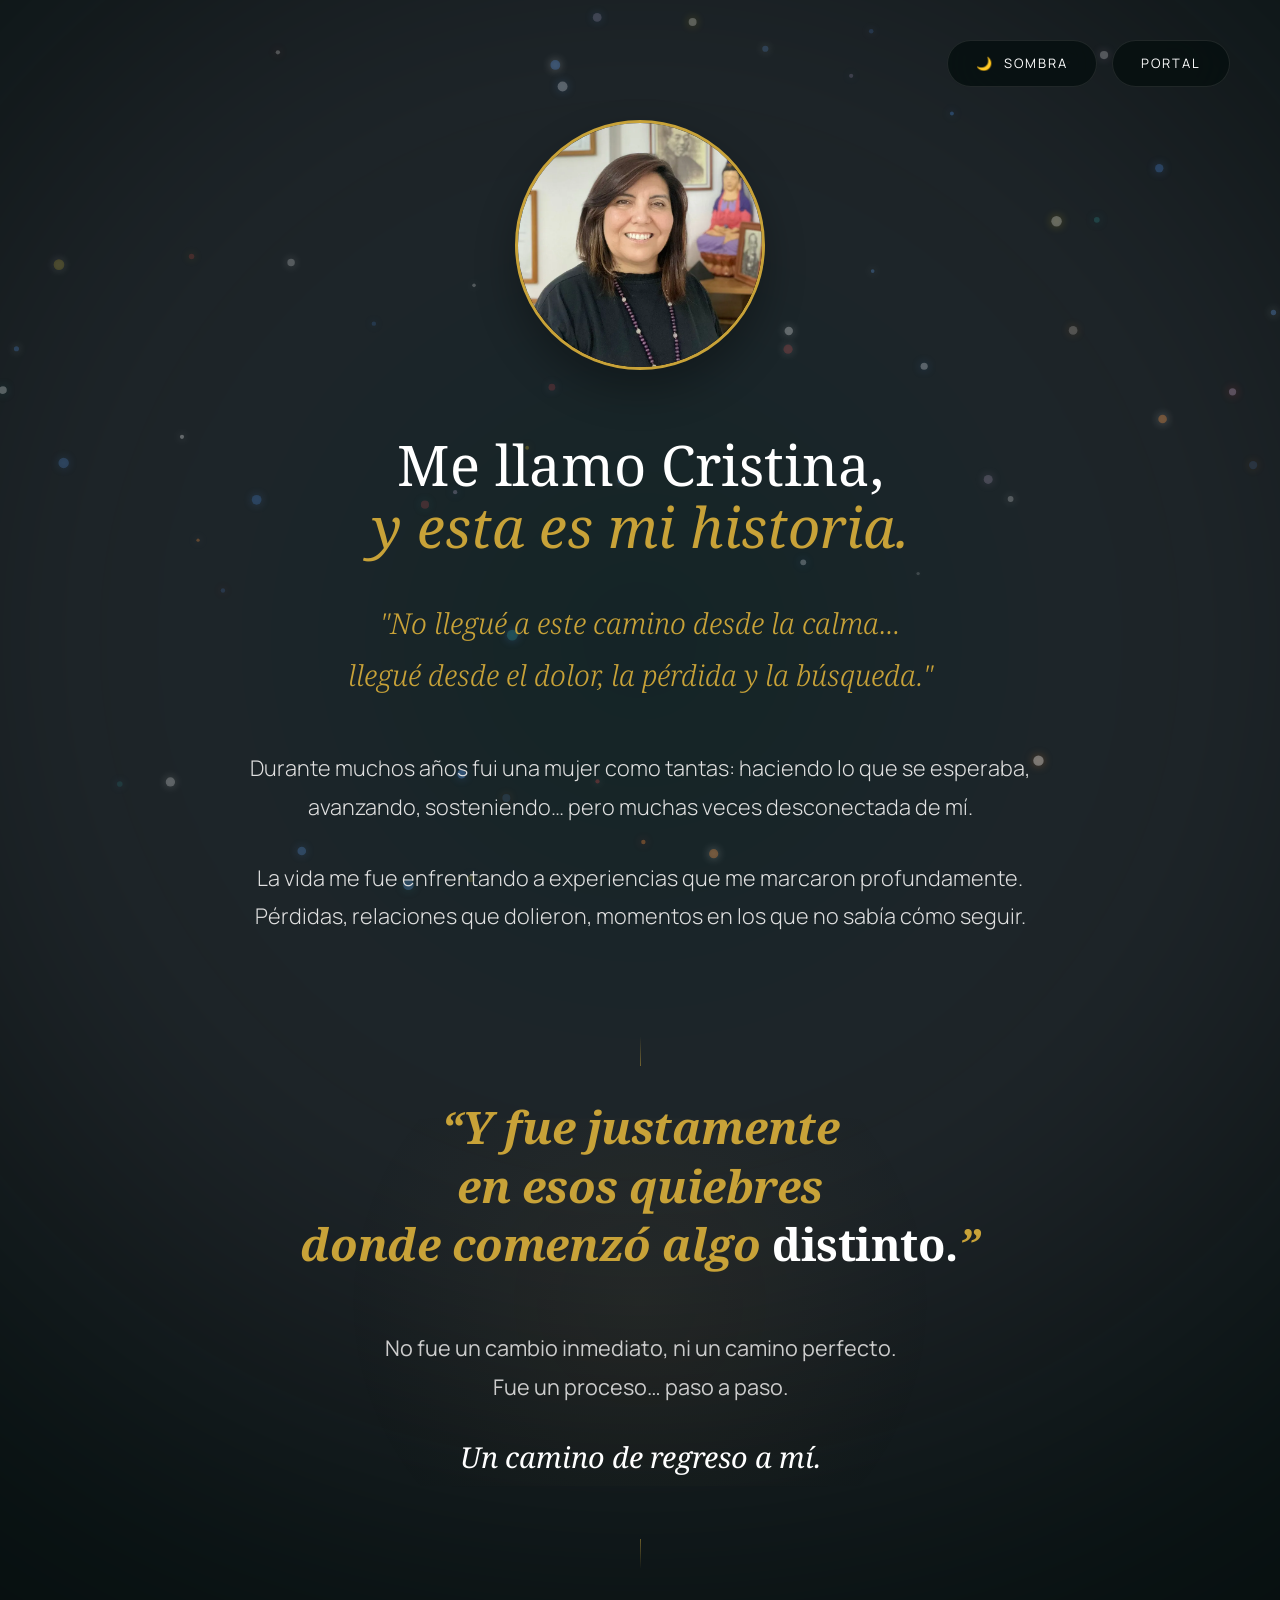
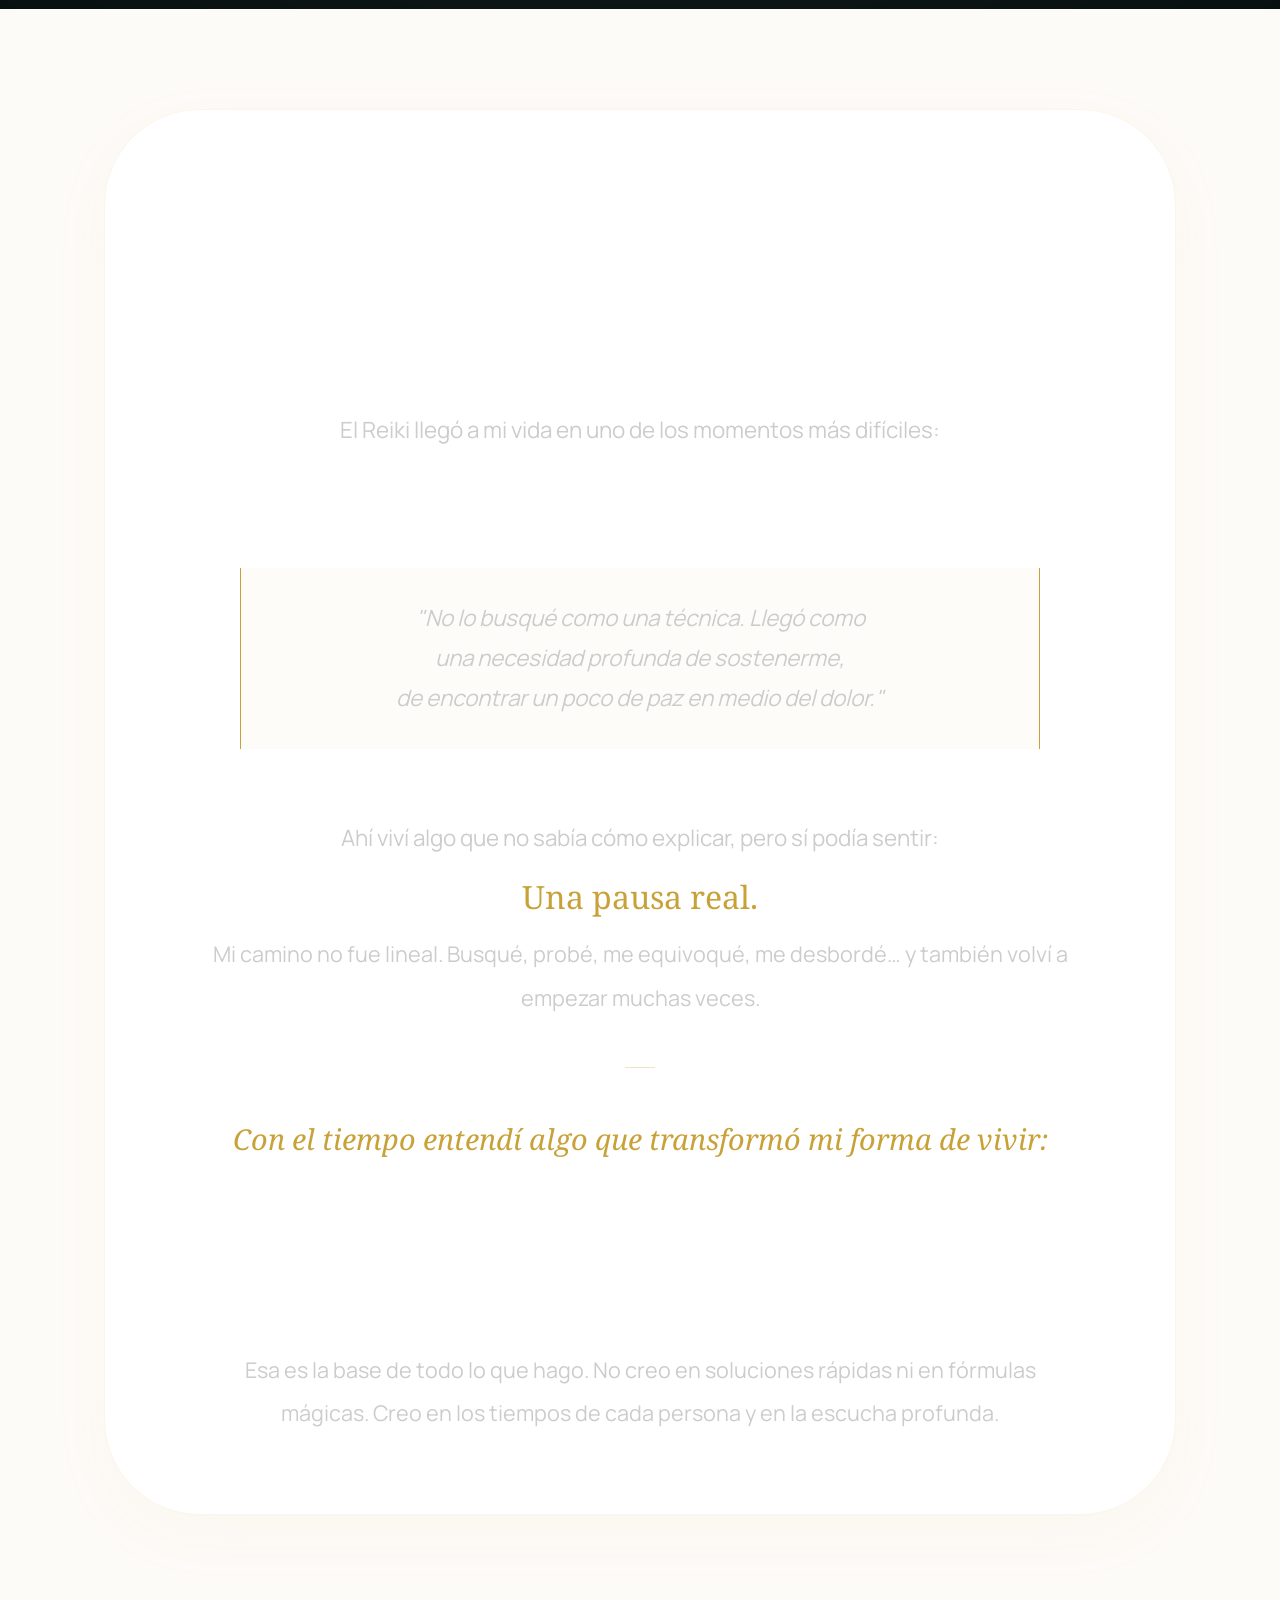
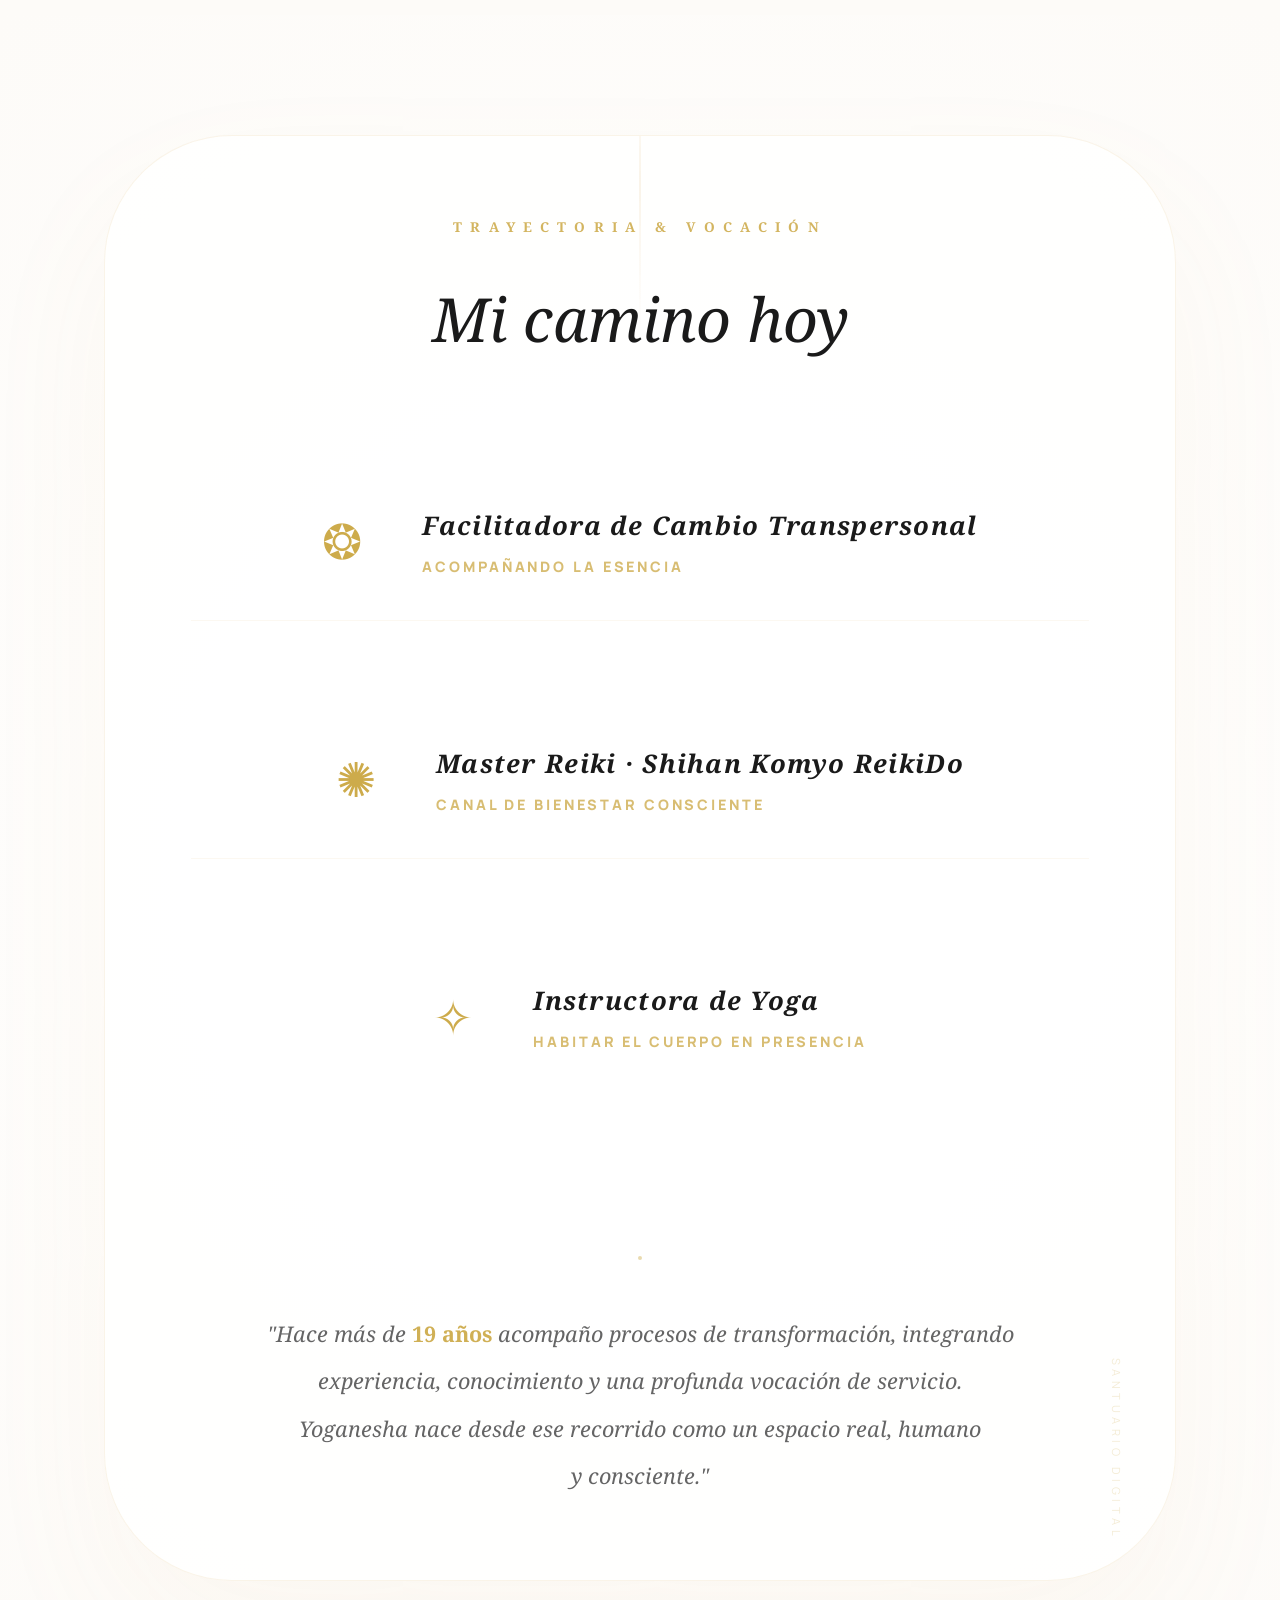
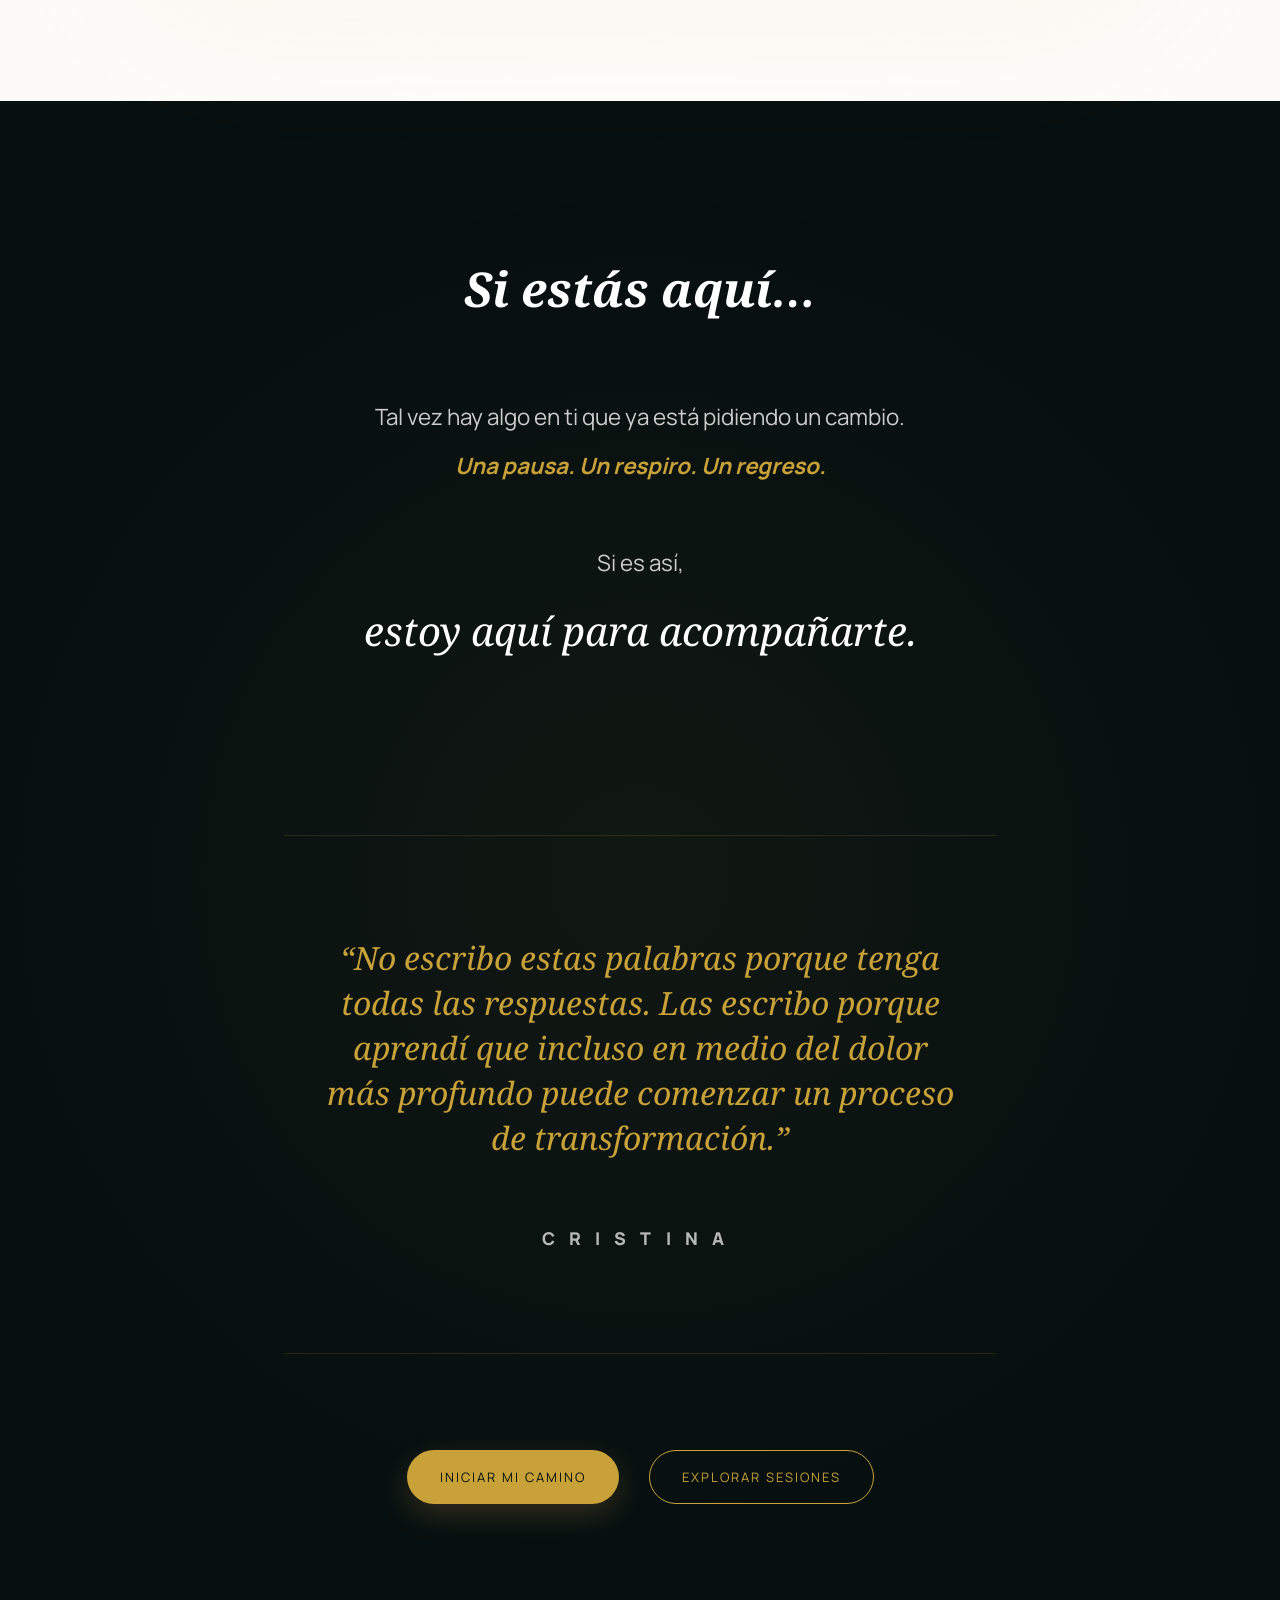
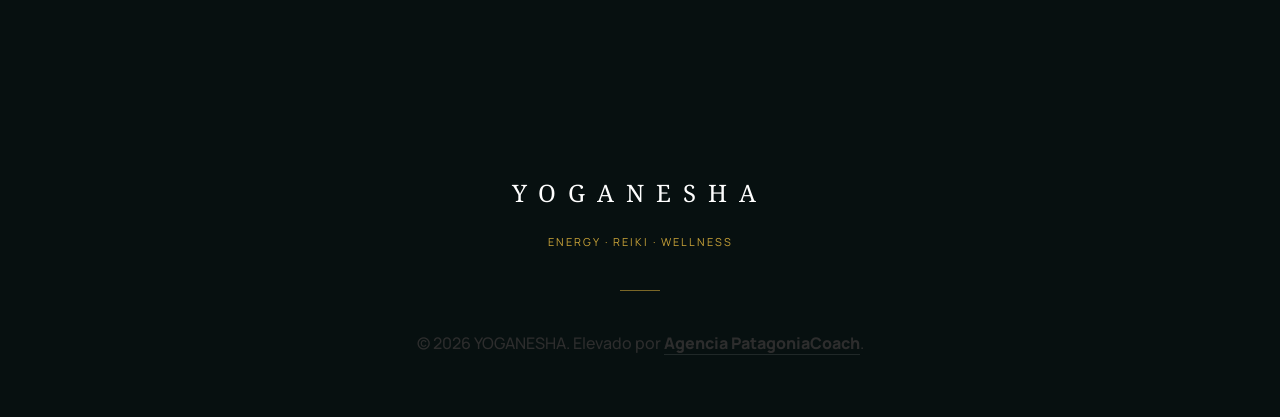
<file: sobre-mi.html>
<!DOCTYPE html>
<html lang="es">
<head>
    <meta charset="UTF-8">
    <meta name="viewport" content="width=device-width, initial-scale=1.0">
    <title>Sobre Mí | YOGANESHA</title>
    <!-- Digital Sanctuary SEO -->
    <meta name="description" content="Conoce a la guía detrás de Yoganesha. Mi camino con el Reiki, el Yoga y el bienestar consciente.">
    <link rel="preconnect" href="https://fonts.googleapis.com">
    <link rel="preconnect" href="https://fonts.gstatic.com" crossorigin>
    <link href="https://fonts.googleapis.com/css2?family=Manrope:wght@600;800&family=Noto+Serif:ital,wght@0,400;0,700;1,400&display=swap" rel="stylesheet">
    <!-- CACHE BUSTER v66.0 -->
    <link rel="stylesheet" href="style.css?v=107.0">
</head>
<body>
    
    <!-- ☄️ Nebulosas & Partículas (Shared Engine) -->
    <div class="aura-nebula" id="dynamic-nebula"></div>
    <canvas id="aura-particles"></canvas>

    <!-- 🏔️ NAVIGATION CONTROLS -->
    <div class="controls-top">
        <div class="theme-switch" id="theme-toggle">
            <span id="theme-icon">🌙</span>
            <span id="theme-label">Sombra</span>
        </div>
        <div class="menu-trigger" id="portal-open">
            <span>Portal</span>
        </div>
    </div>

    <!-- 🔮 THE SANCTUARY PORTAL -->
    <div class="menu-portal" id="sanctuary-portal">
        <div id="portal-close" style="position: absolute; top: 40px; right: 50px; cursor: pointer; font-size: 0.8rem; letter-spacing: 0.3em; color: var(--text-base);">[ REGRESAR AL CENTRO ]</div>
        <div class="portal-links">
            <a href="/">Esencia</a>
            <a href="sobre-mi" class="active" style="opacity: 1; color: var(--accent);">Sobre Mí</a>
            <a href="sesiones">Prácticas</a>
            <a href="capsulas">Cápsulas</a>
            <a href="diagnostico">Diagnóstico</a>
        </div>
    </div>

    <main id="main-content">
        
        <!-- 
 1. EL COMIENZO: VULNERABILIDAD & LUZ -->
        <section class="section about-hero" style="padding: 120px 0 60px;">
            <div class="container-m reveal">
                <div class="about-visual reveal" style="margin-bottom: 4rem; text-align: center;">
                    <div style="width: 250px; height: 250px; border-radius: 50%; margin: 0 auto; overflow: hidden; border: 3px solid var(--accent); box-shadow: 0 20px 40px rgba(0,0,0,0.3); background: #000;">
                        <img src="assets/cristina.webp?v=1.1" alt="Cristina" style="width: 100%; height: 100%; object-fit: cover; display: block;">
                    </div>
                </div>

                <div class="reveal" style="text-align: center; max-width: 850px; margin: 0 auto;">
                    <h1 style="font-family: 'Noto Serif'; font-size: 56px; line-height: 1.1; margin-bottom: 2.5rem; color: var(--text-base); font-weight: 400;">
                        Me llamo Cristina, <br> <span style="font-style: italic; color: var(--accent);">y esta es mi historia.</span>
                    </h1>
                    
                    <div style="font-size: 1.35rem; line-height: 1.8; color: var(--text-body); font-weight: 300;">
                        <p style="font-size: 1.8rem; font-family: 'Noto Serif'; font-style: italic; color: var(--accent); margin-bottom: 3rem;">
                            "No llegué a este camino desde la calma… <br> llegué desde el dolor, la pérdida y la búsqueda."
                        </p>
                        <p style="margin-bottom: 2rem;">Durante muchos años fui una mujer como tantas: haciendo lo que se esperaba, avanzando, sosteniendo… pero muchas veces desconectada de mí.</p>
                        <p>La vida me fue enfrentando a experiencias que me marcaron profundamente. Pérdidas, relaciones que dolieron, momentos en los que no sabía cómo seguir.</p>
                    </div>
                </div>
            </div>
        </section>

        <!-- 🌉 EL PUENTE: TRANSICIÓN SAGRADA -->
        <section class="section transition-bridge" style="padding: 40px 0; text-align: center; position: relative; overflow: hidden;">
            <div class="container-s reveal">
                <div style="width: 1px; height: 30px; background: linear-gradient(to bottom, transparent, var(--accent)); margin: 0 auto 2rem; opacity: 0.5;"></div>
                <h2 style="font-family: 'Noto Serif'; font-size: clamp(2rem, 5vw, 2.8rem); font-style: italic; color: var(--accent); line-height: 1.3; max-width: 900px; margin: 0 auto; letter-spacing: -0.01em; text-wrap: balance;">
                    “Y fue justamente en esos quiebres <br> donde comenzó algo <span style="font-style: normal; font-weight: 700; color: var(--text-base);">distinto.</span>”
                </h2>
                
                <div style="margin-top: 3.5rem; font-size: 1.35rem; line-height: 1.8; color: var(--text-muted); max-width: 700px; margin-left: auto; margin-right: auto;">
                    <p style="margin-bottom: 1.5rem;">No fue un cambio inmediato, ni un camino perfecto. <br> Fue un proceso… paso a paso.</p>
                    <p style="font-family: 'Noto Serif'; font-style: italic; font-size: 1.8rem; color: var(--text-base);">Un camino de regreso a mí.</p>
                </div>

                <div style="width: 1px; height: 30px; background: linear-gradient(to top, transparent, var(--accent)); margin: 3.5rem auto 0; opacity: 0.5;"></div>
            </div>
            <!-- Focus Aura -->
            <div style="position: absolute; top: 50%; left: 50%; transform: translate(-50%, -50%); width: 60%; height: 60%; background: radial-gradient(circle, rgba(215, 162, 74, 0.05) 0%, transparent 70%); z-index: -1;"></div>
        </section>

        <!-- 🕯️ 3. EL MOMENTO SAGRADO: LA HERMANA -->
        <section class="section sacred" style="padding: 100px 0; background: #FDFBF8;">
            <div class="container-m reveal">
                <div class="section-plane" style="padding: 80px 10%; border-radius: 6rem; border: 1px solid rgba(215, 162, 74, 0.1); background: #FFFFFF; text-align: center; box-shadow: 0 20px 60px rgba(215, 162, 74, 0.05);">
                    <span style="font-size: 3rem; color: var(--accent); margin-bottom: 4rem; display: block;">
</span>
                    <h2 style="font-family: 'Noto Serif'; font-size: 2.8rem; margin-bottom: 5rem; font-style: italic; color: var(--text-base);">Mi relación con el bienestar</h2>
                    
                    <div style="max-width: 800px; margin: 0 auto; text-align: center; font-size: 1.4rem; line-height: 2.2; color: var(--text-muted);">
                        <p style="margin-bottom: 4rem;">El Reiki llegó a mi vida en uno de los momentos más difíciles: <br> <strong style="color: var(--text-base); font-weight: 800;">en medio de la enfermedad y la partida de mi hermana.</strong></p>
                        
                        <p style="margin-bottom: 4rem; padding: 30px 60px; border-left: 1px solid var(--accent); border-right: 1px solid var(--accent); background: rgba(215, 162, 74, 0.03); font-style: italic; font-size: 1.4rem; line-height: 1.8; text-wrap: balance;">"No lo busqué como una técnica. Llegó como una necesidad profunda de sostenerme, <br> de encontrar un poco de paz en medio del dolor."</p>
                        
                        <p>Ahí viví algo que no sabía cómo explicar, pero sí podía sentir: <br> <span style="font-size: 2rem; color: var(--accent); font-family: 'Noto Serif';">Una pausa real.</span></p>
                    </div>

                        <div style="font-size: 1.35rem; line-height: 2; color: var(--text-muted);">
                            <p style="margin-bottom: 3rem;">Mi camino no fue lineal. Busqué, probé, me equivoqué, me desbordé… y también volví a empezar muchas veces.</p>
                            
                            <div style="width: 30px; height: 1px; background: var(--accent); margin: 3rem auto; opacity: 0.3;"></div>

                            <p style="font-size: 1.8rem; font-family: 'Noto Serif'; font-style: italic; line-height: 1.6; color: var(--accent); margin-bottom: 3rem; text-wrap: balance;">
                                Con el tiempo entendí algo que transformó mi forma de vivir: <br><br>
                                <span style="font-style: normal; font-weight: 700; color: var(--text-base);">Que sanar no es dejar de sentir, <br> sino aprender a acompañarnos en lo que sentimos.</span>
                            </p>

                            <p>Esa es la base de todo lo que hago. No creo en soluciones rápidas ni en fórmulas mágicas. Creo en los tiempos de cada persona y en la escucha profunda.</p>
                        </div>
                </div>
            </div>
        </section>

        
        
        <!-- 🏛️ 5. MI CAMINO HOY (Solemn & Spiritual Upgrade) -->
        <section class="today" style="padding: 120px 0; background: radial-gradient(circle at center, #FFFFFF 0%, #FDFBF8 100%);">
            <div class="container-m reveal">
                <div class="sanctuary-frame" style="padding: 80px 8%; border-radius: 8rem; border: 1px solid rgba(215, 162, 74, 0.12); background: rgba(255, 255, 255, 0.8); backdrop-filter: blur(20px); text-align: center; position: relative; overflow: hidden; box-shadow: 0 60px 140px rgba(215, 162, 74, 0.05);">
                    
                    <!-- Decorative Light Beam -->
                    <div style="position: absolute; top: -100px; left: 50%; transform: translateX(-50%); width: 2px; height: 300px; background: linear-gradient(to bottom, transparent, rgba(215, 162, 74, 0.2), transparent); opacity: 0.6;"></div>

                    <h2 style="font-family: 'Noto Serif'; font-size: 0.85rem; letter-spacing: 0.6em; text-transform: uppercase; color: var(--accent); margin-bottom: 2rem; opacity: 0.8;">Trayectoria & Vocación</h2>
                    <h3 style="font-family: 'Noto Serif'; font-size: clamp(2.5rem, 7vw, 3.8rem); color: #1A1A1A; margin-bottom: 6rem; font-weight: 400; font-style: italic;">Mi camino hoy</h3>
                    
                    <div style="display: flex; flex-direction: column; gap: 80px; max-width: 900px; margin: 0 auto 100px;">
                        
                        <!-- Solemn Credential 1 -->
                        <div class="reveal" style="display: flex; align-items: center; justify-content: center; gap: 40px; text-align: left; padding: 40px; border-bottom: 1px solid rgba(215, 162, 74, 0.08);">
                            <div style="font-size: 3rem; min-width: 80px; text-align: center; color: var(--accent); opacity: 0.9;">❂</div>
                            <div>
                                <h4 style="font-family: 'Noto Serif'; font-size: 1.6rem; color: #1A1A1A; margin-bottom: 0.5rem; font-style: italic; letter-spacing: 0.05em;">Facilitadora de Cambio Transpersonal</h4>
                                <p style="font-size: 0.9rem; letter-spacing: 0.2em; color: var(--accent); opacity: 0.7; font-weight: 800; text-transform: uppercase;">Acompañando la esencia</p>
                            </div>
                        </div>

                        <!-- Solemn Credential 2 -->
                        <div class="reveal" style="display: flex; align-items: center; justify-content: center; gap: 40px; text-align: left; padding: 40px; border-bottom: 1px solid rgba(215, 162, 74, 0.08);">
                            <div style="font-size: 3rem; min-width: 80px; text-align: center; color: var(--accent); opacity: 0.9;">✺</div>
                            <div>
                                <h4 style="font-family: 'Noto Serif'; font-size: 1.6rem; color: #1A1A1A; margin-bottom: 0.5rem; font-style: italic; letter-spacing: 0.05em;">Master Reiki · Shihan Komyo ReikiDo</h4>
                                <p style="font-size: 0.9rem; letter-spacing: 0.2em; color: var(--accent); opacity: 0.7; font-weight: 800; text-transform: uppercase;">Canal de bienestar consciente</p>
                            </div>
                        </div>

                        <!-- Solemn Credential 3 -->
                        <div class="reveal" style="display: flex; align-items: center; justify-content: center; gap: 40px; text-align: left; padding: 40px;">
                            <div style="font-size: 3rem; min-width: 80px; text-align: center; color: var(--accent); opacity: 0.9;">✧</div>
                            <div>
                                <h4 style="font-family: 'Noto Serif'; font-size: 1.6rem; color: #1A1A1A; margin-bottom: 0.5rem; font-style: italic; letter-spacing: 0.05em;">Instructora de Yoga</h4>
                                <p style="font-size: 0.9rem; letter-spacing: 0.2em; color: var(--accent); opacity: 0.7; font-weight: 800; text-transform: uppercase;">Habitar el cuerpo en presencia</p>
                            </div>
                        </div>

                    </div>

                    <div style="max-width: 750px; margin: 0 auto; padding-top: 60px; position: relative;">
                         <!-- Small decorative dot -->
                         <div style="width: 4px; height: 4px; border-radius: 50%; background: var(--accent); margin: 0 auto 50px; opacity: 0.4;"></div>
                        <p style="font-size: 1.35rem; font-family: 'Noto Serif'; line-height: 2.2; color: #4A4A4A; font-style: italic; opacity: 0.85;">
                            "Hace más de <span style="color: var(--accent); font-weight: 700; font-style: normal;">19 años</span> acompaño procesos de transformación, integrando experiencia, conocimiento y una profunda vocación de servicio. Yoganesha nace desde ese recorrido como un espacio real, humano y consciente."
                        </p>
                    </div>

                    <!-- Ambient Ornaments -->
                    <div style="position: absolute; bottom: 40px; right: 50px; font-size: 0.7rem; letter-spacing: 0.4em; color: var(--accent); opacity: 0.2; writing-mode: vertical-rl; text-transform: uppercase;">Santuario Digital</div>
                </div>
            </div>
        </section>



        <!-- 🌟 6. EL LLAMADO: SI ESTÁS AQUÍ -->
        <section class="section call-to-heart" style="padding: 150px 0; text-align: center; background: radial-gradient(circle at center, rgba(215, 162, 74, 0.05) 0%, transparent 70%);">
            <div class="container-s reveal">
                <h3 style="font-family: 'Noto Serif'; font-size: 3rem; font-style: italic; margin-bottom: 4rem; color: var(--text-base);">Si estás aquí…</h3>
                <div style="font-size: 1.4rem; line-height: 2.2; color: var(--text-muted); margin-bottom: 6rem;">
                    <p>Tal vez hay algo en ti que ya está pidiendo un cambio.</p>
                    <p style="color: var(--accent); font-weight: 700; font-style: italic;">Una pausa. Un respiro. Un regreso.</p>
                    <p style="margin-top: 3rem;">Si es así, <br> <span style="font-size: 2.5rem; color: var(--text-base); font-family: 'Noto Serif'; font-style: italic;">estoy aquí para acompañarte.</span></p>
                </div>

                <div class="final-monument reveal" style="margin: 10rem 0 6rem; padding: 100px 40px; border-top: 1px solid rgba(215, 162, 74, 0.15); border-bottom: 1px solid rgba(215, 162, 74, 0.15);">
                    <p style="font-size: 2rem; font-family: 'Noto Serif'; font-style: italic; color: var(--accent); line-height: 1.4; max-width: 800px; margin: 0 auto;">
                        “No escribo estas palabras porque tenga todas las respuestas. Las escribo porque aprendí que incluso en medio del dolor más profundo puede comenzar un proceso de transformación.”
                    </p>
                    <p style="margin-top: 4rem; letter-spacing: 0.8em; font-weight: 800; font-size: 1.1rem; color: var(--text-base); opacity: 0.7;">CRISTINA</p>
                </div>

                <div style="display: flex; gap: 30px; justify-content: center; flex-wrap: wrap;">
                    <a href="diagnostico" class="btn-primary">Iniciar mi camino</a>
                    <a href="sesiones" class="btn-secondary">Explorar Sesiones</a>
                </div>
            </div>
        </section>
    </main>

    <!-- 🌌 MINIMALIST FOOTER RESTORED -->
    <footer style="padding: 120px 5% 60px; text-align: center; position: relative; z-index: 10; display: flex; flex-direction: column; align-items: center; gap: 16px;">
        <div style="font-family: 'Noto Serif'; font-size: 24px; letter-spacing: 12px; color: var(--text-base); margin-bottom: 4px; text-transform: uppercase;">Yoganesha</div>
        <p style="color: var(--accent); letter-spacing: 2px; font-weight: 400; text-transform: uppercase; font-size: 11px;">Energy · Reiki · Wellness</p>
        <div style="width: 40px; height: 1px; background: var(--accent); margin: 24px auto; opacity: 0.6;"></div>
        <p class="footer-copyright">© 2026 YOGANESHA. Elevado por <a href="https://agenciapatagoniacoach.cl" style="color: inherit; text-decoration: none; font-weight: 800; border-bottom: 1px solid rgba(255,255,255,0.1); transition: 0.3s var(--transition);">Agencia PatagoniaCoach</a>.</p>
    </footer>

    <!-- CACHE BUSTER v63.0 -->
    <script src="main.js?v=102.0"></script>
</body>
</html>
</file>
<file: style.css>
:root {
    --primary: #2D8C8C;
    --accent: #C8A238; /* Dorado corregido según brief */
    --aura: #C9B6D9;
    --bg-base: #071010;
    --text-base: #FFFFFF;
    --text-body: #E0E0E0; /* Contraste mejorado según brief */
    --text-muted: #CCCCCC;
    --blur-base: rgba(7, 16, 16, 0.85);
    --surface: rgba(255, 255, 255, 0.03);
    --glass-bg: rgba(255, 255, 255, 0.015);
    --logo-shadow: 0 0 100px rgba(200, 162, 56, 0.25);
    
    --container-m: 1200px;
    --container-s: 840px;
    --transition: cubic-bezier(0.16, 1, 0.3, 1);
}

:root[data-theme="light"] {
    --bg-base: #FDF9F4;
    --text-base: #1A1A1A;
    --text-body: #2D2D2D;
    --text-muted: #4A4A4A;
    --blur-base: rgba(253, 249, 244, 0.9);
    --surface: rgba(0, 0, 0, 0.05);
}

/* Fix Hero Title Contrast in Light Mode */
:root[data-theme="light"] #hero-title span {
    color: var(--text-base) !important;
}

/* 🖼️ RESET & BASE */
* { margin: 0; padding: 0; box-sizing: border-box; -webkit-font-smoothing: antialiased; }

body { background-color: var(--bg-base); color: var(--text-body); font-family: 'Manrope', sans-serif; transition: 0.8s ease; line-height: 1.6; overflow-x: hidden; scroll-behavior: smooth; text-wrap: pretty; font-size: 16px; }

/* 🏔️ UTILITIES */
.container-m { max-width: var(--container-m); margin: 0 auto; padding: 0 5%; }
.container-s { max-width: var(--container-s); margin: 0 auto; padding: 0 5%; }
.accent-text { color: var(--accent); font-style: italic; }
.section-title { font-family: 'Noto Serif', serif; font-size: 36px; font-weight: 400; line-height: 1.2; margin-bottom: 2.5rem; letter-spacing: -0.01em; text-align: center; text-wrap: balance; color: var(--text-base); }

/* 🎇 CELESTIAL ELEMENTS */
#aura-particles { position: fixed; top: 0; left: 0; width: 100%; height: 100%; pointer-events: none; z-index: 50; }
.aura-nebula { position: fixed; width: 150vw; height: 150vw; left: -25vw; top: -25vw; background: radial-gradient(circle at center, var(--primary) 0%, var(--aura) 40%, transparent 80%); z-index: -1; filter: blur(150px); opacity: 0.15; animation: nebula-drift 30s ease-in-out infinite; }

/* 🏔️ NAVIGATION & PORTAL MENU */
.controls-top { position: fixed; top: 40px; right: 50px; z-index: 2000; display: flex; gap: 15px; }
.theme-switch, .menu-trigger { background: var(--blur-base); backdrop-filter: blur(40px); border: 1px solid rgba(128,128,128,0.2); padding: 12px 28px; border-radius: 500px; cursor: pointer; display: flex; align-items: center; gap: 10px; font-size: 13px; font-weight: 400; text-transform: uppercase; letter-spacing: 2px; color: var(--text-base); transition: 0.5s var(--transition); }
.menu-portal { position: fixed; top: 0; left: 0; width: 100%; height: 100%; background: var(--blur-base); backdrop-filter: blur(50px); z-index: 3000; padding: 100px 10%; display: flex; align-items: center; justify-content: center; transform: translateY(-100%); transition: 1.2s cubic-bezier(0.16, 1, 0.3, 1); }
.menu-portal.active { transform: translateY(0); }
.portal-links { display: flex; flex-direction: column; gap: 24px; text-align: center; }
.portal-links a { font-family: 'Manrope', sans-serif; font-size: 12px; color: var(--text-base); text-decoration: none; text-transform: uppercase; letter-spacing: 2px; font-weight: 400; transition: 0.5s; opacity: 0.7; }
.portal-links a:hover, .portal-links a.active { opacity: 1; color: var(--accent); font-weight: 600; }
.portal-links a:hover { opacity: 1; color: var(--accent); transform: scale(1.05); }

/* 🏟️ HERO SECTION (MONUMENTAL) */
.hero { min-height: 120vh; display: flex; flex-direction: column; align-items: center; justify-content: center; padding: 140px 5% 60px; text-align: center; position: relative; z-index: 100; }
.hero-content h1 { font-family: 'Noto Serif', serif; font-size: 56px; line-height: 1.1; margin-bottom: 2.5rem; letter-spacing: -0.02em; text-wrap: balance; color: var(--text-base); font-weight: 400; }
.hero-subtitle { font-size: 18px !important; line-height: 1.7; color: var(--text-body); margin-bottom: 4.5rem !important; font-weight: 300; }

.hero-actions { display: flex; gap: 30px; justify-content: center; flex-wrap: wrap; margin-top: 2rem; }

.btn-primary, .btn-secondary, .btn-whatsapp { display: inline-block; padding: 16px 32px; border-radius: 500px; text-decoration: none; font-weight: 400; text-transform: uppercase; letter-spacing: 2px; font-size: 13px; transition: 0.6s var(--transition); border: 1px solid transparent; }
.btn-primary { background: var(--accent); color: var(--bg-base); box-shadow: 0 10px 30px rgba(215, 162, 74, 0.2); }
.btn-primary:hover { background: var(--text-base); transform: scale(1.05) translateY(-8px); box-shadow: 0 30px 60px rgba(215, 162, 74, 0.4); }

.btn-secondary { background: transparent; border: 1px solid var(--accent); color: var(--accent); }
.btn-secondary:hover { background: var(--accent); color: var(--bg-base); transform: scale(1.05) translateY(-5px); box-shadow: 0 15px 30px rgba(200, 162, 56, 0.2); }



/* 🔱 LOGO CENTERING ENFORCEMENT */
.hero-tilt-wrapper, .hero-visual, .logo-main-group {
    width: 100%;
    display: flex;
    flex-direction: column;
    align-items: center;
    justify-content: center;
}
#main-logo-img { display: block; margin: 0 auto; }

.btn-whatsapp { border: 1px solid var(--accent); color: var(--accent); background: transparent; }
.btn-whatsapp:hover { background: var(--accent); color: var(--bg-base); transform: translateY(-5px); box-shadow: 0 15px 30px rgba(200, 162, 56, 0.2); }

/* 🧘 SECTIONS & PLANES */
.section { padding: 120px 0; position: relative; z-index: 110; }
.section-plane { background: var(--glass-bg); backdrop-filter: blur(40px); border: 1px solid rgba(255,255,255,0.03); border-radius: 6rem; padding: 100px 60px; box-shadow: 0 40px 100px rgba(0,0,0,0.1); position: relative; }

/* 🫂 RESONANCE CAPSULES (Section 6) */
.res-card { background: rgba(255,255,255,0.02); border: 1px solid rgba(255,255,255,0.03); display: flex; align-items: center; gap: 25px; transition: 0.8s var(--transition); }
.res-card:hover { background: rgba(255,255,255,0.08); transform: scale(1.05) translateY(-5px); border-color: var(--accent); }

/* 🧬 TRINITY GRID (Section 5) */
.practices-grid { display: grid; grid-template-columns: repeat(3, 1fr); gap: 30px; margin-top: 3.5rem; }
.practice-card { transition: all 0.6s var(--transition); border: 1px solid rgba(255,255,255,0.03); height: 100%; display: flex; flex-direction: column; align-items: center; justify-content: flex-start; text-align: center; padding: 70px 45px !important; }
.practice-card:hover { transform: translateY(-15px); border-color: var(--accent); background: rgba(255,255,255,0.05); }
.p-icon { font-size: 5rem !important; display: block; margin-bottom: 2.5rem !important; transition: 0.8s var(--transition); filter: drop-shadow(0 0 15px currentColor); }
.practice-card:hover .p-icon { transform: rotate(360deg) scale(1.1); }

/* 🌊 TESTIMONIALS MARQUEE */
.marquee-wrapper { width: 100%; overflow: hidden; position: relative; padding: 60px 0; mask-image: linear-gradient(to right, transparent, black 15%, black 85%, transparent); }
.marquee-track { display: flex; width: max-content; animation: marquee-scroll 45s linear infinite; }
.marquee-wrapper:hover .marquee-track { animation-play-state: paused; }
.testimonial-card { background: var(--glass-bg); backdrop-filter: blur(40px); border: 1px solid rgba(255,255,255,0.03); border-radius: 3rem; padding: 40px 50px; width: 500px; margin: 0 20px; color: var(--text-muted); }
@keyframes marquee-scroll { 0% { transform: translateX(0); } 100% { transform: translateX(calc(-500px * 3 - 120px)); } }

/* 🎇 REVEAL LOGIC */
.reveal { opacity: 0; filter: blur(20px); transform: translateY(40px); transition: 1.2s var(--transition); }
.reveal.active { opacity: 1 !important; filter: blur(0) !important; transform: translateY(0) !important; }


/* 🌓 COMPREHENSIVE RESPONSIVE SYSTEM v64.0 */

/* 🍏 TABLET OPTIMIZATION (Up to 1024px) */
@media (max-width: 1024px) {
    .container-m { padding: 0 40px; }
    .section { padding: 120px 0; }
    .section-plane { padding: 80px 40px; border-radius: 4rem; }
    .practices-grid { gap: 20px; }
    .practice-card { padding: 50px 30px !important; }
}

/* 📱 MOBILE OPTIMIZATION (Up to 768px) */
@media (max-width: 768px) {
    :root {
        --container-m: 100%;
    }

    body { font-size: 15px; }

    /* 🏔️ NAVIGATION CONTROLS */
    .controls-top { top: 20px; right: 20px; flex-direction: row; gap: 8px; }
    .theme-switch, .menu-trigger { padding: 10px 18px; font-size: 0.55rem; letter-spacing: 0.1rem; }
    #theme-label { display: none; } /* Solo icono en movil */

    /* 🏟️ HERO */
    .hero { padding: 140px 24px 80px; }
    .hero-content h1 { font-size: 32px; line-height: 1.15; }
    .hero-subtitle { font-size: 16px !important; line-height: 1.6; }

    /* 🧘 SECTIONS */
    .section-title { font-size: 24px; line-height: 1.25; }
    .section-plane { padding: 60px 24px; }
    .practices-grid { grid-template-columns: 1fr; gap: 20px; }
    .practice-card { padding: 40px 24px !important; }
    

    /* 🫂 RESONANCE (Home) */
    .who-restored-content .section-title { font-size: 1.8rem !important; line-height: 1.3; }
    .who-resonance-list { padding: 0 10px; }
    .res-card { 
        flex-direction: column !important;
        text-align: center !important;
        border-radius: 2rem !important; 
        padding: 2rem 1.5rem !important; 
        gap: 15px !important;
    }
    .res-card p { text-align: center !important; }
    .res-icon { font-size: 1.5rem; margin-bottom: 5px; }

    /* 🌊 TESTIMONIALS */
    .testimonial-card { width: 280px; padding: 30px; margin: 0 10px; }
    @keyframes marquee-scroll { 0% { transform: translateX(0); } 100% { transform: translateX(calc(-280px * 3 - 60px)); } }

    /* 🔮 PORTAL */
    .portal-links a { font-size: 2.5rem; }


    /* 🏠 ESPECIFICOS PARA SESIONES (Override inline grids) */
    [style*="display: grid"] { 
        grid-template-columns: 1fr !important; 
        gap: 40px !important; 
        text-align: center !important;
    }
    [style*="padding: 100px 8%"], [style*="padding: 120px 8%"] {
        padding: 50px 20px !important;
    }
    [style*="font-size: 3rem"], [style*="font-size: 3.5rem"] {
        font-size: 2rem !important;
    }
    [style*="font-size: 8rem"], [style*="font-size: 5rem"] {
        font-size: 4rem !important;
    }
    [style*="display: flex; gap: 30px; align-items: center"] {
        flex-direction: column;
        align-items: center !important;
        gap: 20px !important;
        text-align: center !important;
    }
    .section-plane ul {
        text-align: left; /* Mantener listas alineadas a la izquierda pero centradas como bloque si es necesario */
        display: inline-block;
        margin: 0 auto;
    }
}


/* 📱 XS MOBILE (Up to 400px) */
@media (max-width: 400px) {
    .section-title { font-size: 1.8rem; }
    .section-plane { padding: 40px 15px; }
}

/* 🕯️ LUMINOUS JOURNEY THEME (About Me Page) */
.luminous-journey { background: radial-gradient(circle at center, #FFFFFF 0%, #FAF8F6 100%) !important; color: #2D2D2D !important; }
.luminous-journey .section-title, .luminous-journey h1, .luminous-journey h2, .luminous-journey h3 { color: #1A1A1A !important; }
.luminous-journey .accent-text { color: var(--accent) !important; }
.luminous-journey .section-plane { background: #FFFFFF !important; border-color: rgba(215, 162, 74, 0.1) !important; box-shadow: 0 40px 100px rgba(215, 162, 74, 0.05) !important; }
.luminous-journey .story-text p, .luminous-journey .narrative p { color: #2D2D2D !important; }
.luminous-journey .sacred { background: #FDFBF8 !important; }
.luminous-journey .final-monument { border-color: rgba(215, 162, 74, 0.15) !important; }
.luminous-journey a:not(.btn-primary) { color: #2D2D2D !important; }
.luminous-journey blockquote, .luminous-journey .highlight p { color: #1A1A1A !important; }

/* 🦶 FOOTER COPYRIGHT VISIBILITY */
.footer-copyright { color: #2D2D2D !important; opacity: 1 !important; font-weight: 500; }
</file>
